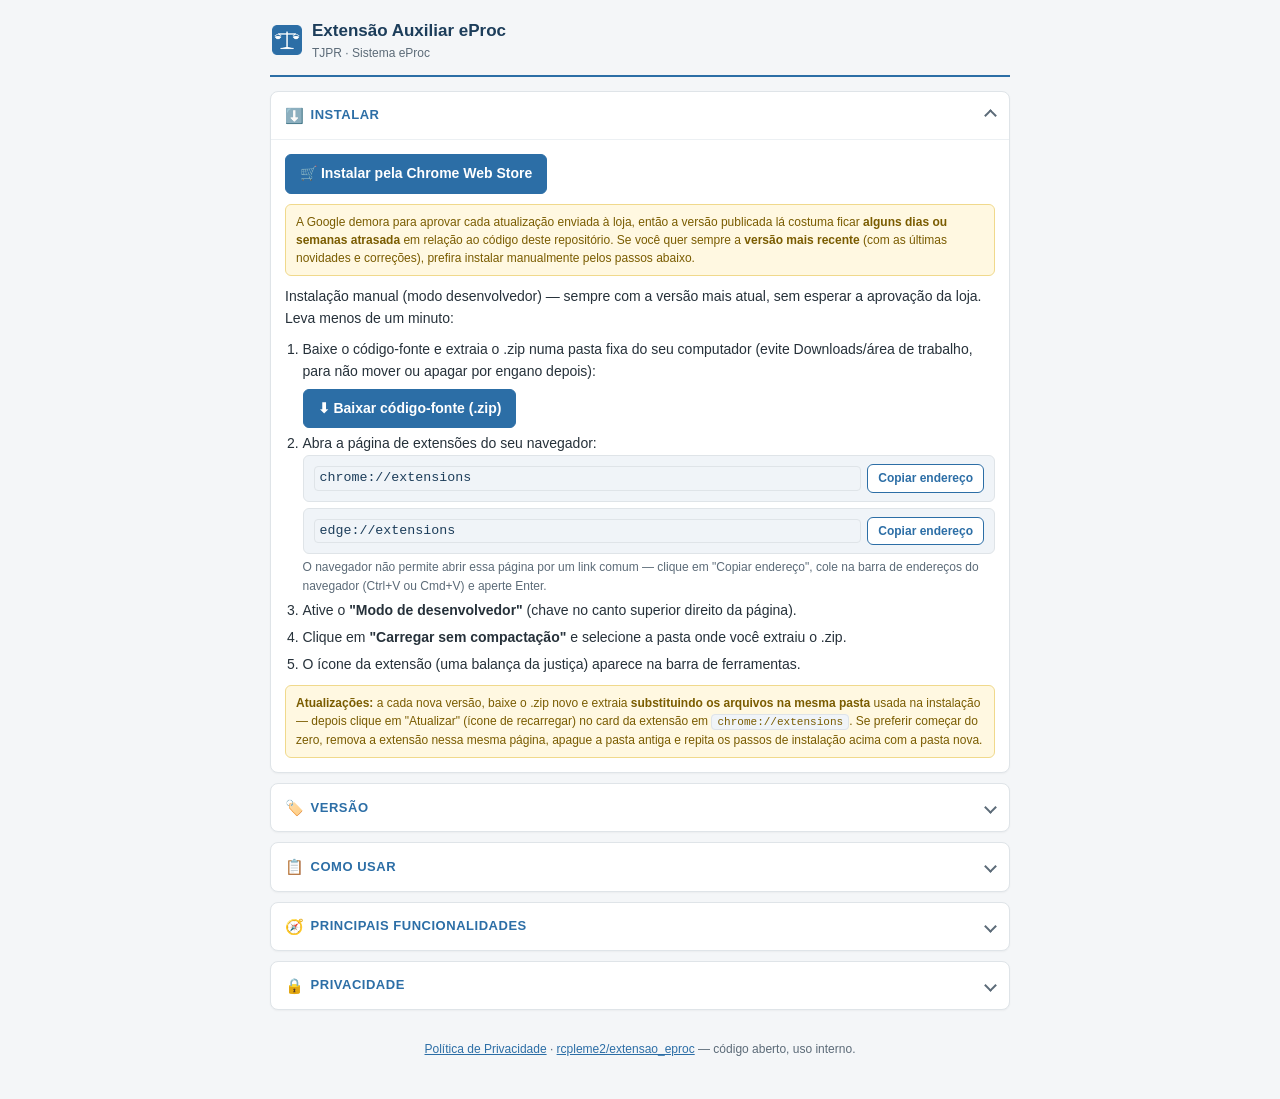
<file: docs/index.html>
<!DOCTYPE html>
<html lang="pt-BR">
<head>
<meta charset="UTF-8" />
<meta name="viewport" content="width=device-width, initial-scale=1.0" />
<title>Extensão Auxiliar eProc</title>
<meta name="description" content="Extensão para Chrome/Edge com análise de processos por IA (Claude/Gemini/ChatGPT), transcrição de audiências, exportação de documentos, relatórios em PDF e automações para o sistema eProc do TJPR." />
<style>
  /* Mesmos tokens de design de popup.css - a página usa deliberadamente
     a mesma paleta/tipografia/componentes do próprio painel da extensão
     (cartões colapsáveis, botões, selos, avisos), em vez de um design
     próprio à parte. */
  :root {
    --cor-primaria: #2c6ea6;
    --cor-primaria-escura: #1c3d5a;
    --cor-primaria-hover: #24597f;
    --cor-texto: #26313a;
    --cor-texto-suave: #5c6b78;
    --cor-fundo: #f4f6f8;
    --cor-cartao: #ffffff;
    --cor-borda: #dfe4e8;
    --cor-borda-suave: #ecf0f3;
    --cor-realce-fundo: #f0f4f8;
    --cor-aviso: #7a5c00;
    --cor-aviso-fundo: #fff8e1;
    --cor-aviso-borda: #f0d98c;
    --cor-ok: #1a7f37;
    --cor-ok-fundo: #eaf6ee;
    --raio: 6px;
    --raio-cartao: 8px;
    --espaco-1: 6px;
    --espaco-2: 10px;
    --espaco-3: 14px;
    --fonte-base: 14px;
    --fonte-pequena: 12px;
  }
  @media (prefers-color-scheme: dark) {
    :root {
      --cor-primaria: #6fa8d8;
      --cor-primaria-escura: #cfe0f0;
      --cor-primaria-hover: #86b6e0;
      --cor-texto: #dde3e8;
      --cor-texto-suave: #98a5b0;
      --cor-fundo: #10161b;
      --cor-cartao: #1a2229;
      --cor-borda: #2c363e;
      --cor-borda-suave: #232b32;
      --cor-realce-fundo: #202a32;
      --cor-aviso-fundo: #2a2410;
      --cor-aviso-borda: #5c4c14;
      --cor-aviso: #e0c05c;
      --cor-ok-fundo: #123321;
      --cor-ok: #4cbf78;
    }
  }
  * { box-sizing: border-box; }
  body {
    margin: 0;
    font-family: -apple-system, "Segoe UI", Roboto, Arial, sans-serif;
    background: var(--cor-fundo);
    color: var(--cor-texto);
    font-size: var(--fonte-base);
    line-height: 1.55;
  }
  main { max-width: 760px; margin: 0 auto; padding: var(--espaco-3) var(--espaco-2) 40px; }

  /* ---- Cabeçalho (igual ao cabecalho-app do painel) ---- */
  .cabecalho-app {
    display: flex;
    align-items: center;
    gap: var(--espaco-2);
    padding: 4px 2px 12px;
    border-bottom: 2px solid var(--cor-primaria);
    margin-bottom: var(--espaco-3);
  }
  .cabecalho-app img { width: 30px; height: 30px; flex: 0 0 auto; }
  .cabecalho-titulos { min-width: 0; }
  .cabecalho-app h1 {
    font-size: 17px;
    font-weight: 700;
    margin: 0;
    color: var(--cor-primaria-escura);
  }
  .cabecalho-sub {
    font-size: var(--fonte-pequena);
    color: var(--cor-texto-suave);
  }

  /* ---- Cartões (mesmo <details>/<summary> do painel) ---- */
  .card {
    background: var(--cor-cartao);
    border: 1px solid var(--cor-borda);
    border-radius: var(--raio-cartao);
    margin-bottom: var(--espaco-2);
    box-shadow: 0 1px 2px rgba(0, 0, 0, 0.04);
    overflow: hidden;
  }
  .card-titulo {
    display: flex;
    align-items: center;
    gap: var(--espaco-1);
    padding: 12px 14px;
    font-size: 13px;
    font-weight: 700;
    text-transform: uppercase;
    letter-spacing: 0.04em;
    color: var(--cor-primaria);
    cursor: pointer;
    user-select: none;
    list-style: none;
  }
  .card-titulo::-webkit-details-marker { display: none; }
  .card-titulo::after {
    content: "";
    margin-left: auto;
    width: 7px;
    height: 7px;
    border-right: 2px solid var(--cor-texto-suave);
    border-bottom: 2px solid var(--cor-texto-suave);
    transform: rotate(45deg);
    transition: transform 0.15s ease;
    flex: 0 0 auto;
  }
  .card[open] > .card-titulo::after { transform: rotate(225deg); }
  .card[open] > .card-titulo { border-bottom: 1px solid var(--cor-borda-suave); }
  .card-titulo:hover { background: var(--cor-realce-fundo); }
  .card-icone { font-size: 15px; }
  .card-corpo { padding: 14px; display: flex; flex-direction: column; gap: var(--espaco-2); }
  .card-corpo p { margin: 0; }
  .card-corpo ol, .card-corpo ul { margin: 0; padding-left: 1.25em; }
  .card-corpo li { margin-bottom: 5px; }
  .card-corpo li:last-child { margin-bottom: 0; }

  .selo {
    flex: 0 0 auto;
    font-size: 10px;
    font-weight: 700;
    letter-spacing: 0.05em;
    color: var(--cor-primaria-escura);
    background: var(--cor-realce-fundo);
    border: 1px solid var(--cor-borda);
    border-radius: 10px;
    padding: 2px 8px;
    margin-left: var(--espaco-1);
  }

  /* ---- Botões (mesmas 2 variações do painel) ---- */
  button { font: inherit; }
  .btn, .btn-secundario {
    padding: 8px 14px;
    border-radius: var(--raio);
    font-size: var(--fonte-base);
    font-weight: 600;
    cursor: pointer;
    transition: background 0.1s ease;
    text-decoration: none;
    display: inline-flex;
    align-items: center;
    gap: 6px;
  }
  .btn {
    border: 1px solid var(--cor-primaria);
    background: var(--cor-primaria);
    color: #fff;
  }
  .btn:hover { background: var(--cor-primaria-hover); border-color: var(--cor-primaria-hover); }
  .btn-secundario {
    border: 1px solid var(--cor-primaria);
    background: var(--cor-cartao);
    color: var(--cor-primaria);
  }
  .btn-secundario:hover { background: var(--cor-realce-fundo); }
  .btn-secundario.copiado { border-color: var(--cor-ok); color: var(--cor-ok); }

  /* ---- Acesso direto ao navegador (em vez de instrução para digitar) ---- */
  .endereco-navegador {
    display: flex;
    align-items: center;
    gap: var(--espaco-1);
    flex-wrap: wrap;
    background: var(--cor-realce-fundo);
    border: 1px solid var(--cor-borda);
    border-radius: var(--raio);
    padding: 8px 10px;
  }
  .endereco-navegador code {
    font-size: 0.95em;
    color: var(--cor-primaria-escura);
    flex: 1 1 auto;
  }
  .endereco-navegador .btn-secundario {
    padding: 4px 10px;
    font-size: var(--fonte-pequena);
    flex: 0 0 auto;
  }

  .aviso {
    padding: 8px 10px;
    background: var(--cor-aviso-fundo);
    border: 1px solid var(--cor-aviso-borda);
    border-radius: var(--raio);
    color: var(--cor-aviso);
    font-size: var(--fonte-pequena);
    line-height: 1.5;
  }
  .aviso strong { color: inherit; }

  /* ---- Versão ---- */
  .linha-versao {
    display: flex;
    align-items: center;
    gap: var(--espaco-2);
    flex-wrap: wrap;
  }
  .versao-numero {
    font-size: 13px;
    font-weight: 700;
    color: var(--cor-primaria-escura);
    background: var(--cor-realce-fundo);
    border: 1px solid var(--cor-borda);
    border-radius: 10px;
    padding: 3px 10px;
  }
  .novidades {
    border-top: 1px solid var(--cor-borda-suave);
    padding-top: var(--espaco-2);
  }
  .novidades h3 {
    display: flex;
    align-items: baseline;
    gap: var(--espaco-1);
    flex-wrap: wrap;
    margin: 0 0 var(--espaco-1);
    font-size: var(--fonte-base);
    font-weight: 700;
    color: var(--cor-texto);
  }
  .versao-numero-pequena {
    font-size: var(--fonte-pequena);
    font-weight: 500;
    color: var(--cor-texto-suave);
  }
  .novidades ul {
    margin: 0;
    padding-left: 1.25em;
  }
  .novidades li {
    margin-bottom: 5px;
    font-size: var(--fonte-pequena);
    color: var(--cor-texto-suave);
  }
  .novidades li:last-child { margin-bottom: 0; }
  .novidades li strong { color: var(--cor-texto); }

  /* ---- Funcionalidades ---- */
  .lista-funcoes { display: flex; flex-direction: column; gap: var(--espaco-2); }
  .funcao {
    border: 1px solid var(--cor-borda);
    border-radius: var(--raio);
    padding: 10px 12px;
  }
  .funcao-cabecalho {
    display: flex;
    align-items: baseline;
    gap: var(--espaco-1);
    margin-bottom: 3px;
  }
  .funcao-cabecalho strong { color: var(--cor-texto); font-size: var(--fonte-base); }
  .funcao p { margin: 0; font-size: var(--fonte-pequena); color: var(--cor-texto-suave); }

  code {
    background: var(--cor-realce-fundo);
    border: 1px solid var(--cor-borda);
    border-radius: 4px;
    padding: 1px 5px;
    font-size: 0.92em;
  }
  a { color: var(--cor-primaria); }

  footer {
    text-align: center;
    font-size: var(--fonte-pequena);
    color: var(--cor-texto-suave);
    padding: 20px 0 0;
  }
</style>
</head>
<body>
<main>

  <header class="cabecalho-app">
    <img src="assets/icon48.png" alt="" />
    <div class="cabecalho-titulos">
      <h1>Extensão Auxiliar eProc</h1>
      <div class="cabecalho-sub">TJPR · Sistema eProc</div>
    </div>
  </header>

  <details class="card" open>
    <summary class="card-titulo">
      <span class="card-icone" aria-hidden="true">⬇️</span>
      <span>Instalar</span>
    </summary>
    <div class="card-corpo">
      <div class="linha-versao">
        <a class="btn" href="https://chromewebstore.google.com/detail/gicnjchohekkcoocondkjplhdmkhciog?utm_source=item-share-cb">🛒 Instalar pela Chrome Web Store</a>
      </div>
      <div class="aviso">
        A Google demora para aprovar cada atualização enviada à loja, então a versão publicada
        lá costuma ficar <strong>alguns dias ou semanas atrasada</strong> em relação ao código
        deste repositório. Se você quer sempre a <strong>versão mais recente</strong> (com as
        últimas novidades e correções), prefira instalar manualmente pelos passos abaixo.
      </div>
      <p>Instalação manual (modo desenvolvedor) — sempre com a versão mais atual, sem esperar a aprovação da loja. Leva menos de um minuto:</p>
      <ol>
        <li>
          Baixe o código-fonte e extraia o .zip numa pasta fixa do seu computador (evite Downloads/área de trabalho, para não mover ou apagar por engano depois):
          <div style="margin-top: 6px;">
            <a class="btn" href="https://github.com/rcpleme2/extensao_eproc/archive/refs/heads/main.zip">⬇ Baixar código-fonte (.zip)</a>
          </div>
        </li>
        <li>Abra a página de extensões do seu navegador:
          <div class="endereco-navegador">
            <code>chrome://extensions</code>
            <button type="button" class="btn-secundario" data-copiar="chrome://extensions">Copiar endereço</button>
          </div>
          <div class="endereco-navegador" style="margin-top: 6px;">
            <code>edge://extensions</code>
            <button type="button" class="btn-secundario" data-copiar="edge://extensions">Copiar endereço</button>
          </div>
          <p style="margin-top: 4px; font-size: var(--fonte-pequena); color: var(--cor-texto-suave);">O navegador não permite abrir essa página por um link comum — clique em "Copiar endereço", cole na barra de endereços do navegador (Ctrl+V ou Cmd+V) e aperte Enter.</p>
        </li>
        <li>Ative o <strong>"Modo de desenvolvedor"</strong> (chave no canto superior direito da página).</li>
        <li>Clique em <strong>"Carregar sem compactação"</strong> e selecione a pasta onde você extraiu o .zip.</li>
        <li>O ícone da extensão (uma balança da justiça) aparece na barra de ferramentas.</li>
      </ol>
      <div class="aviso">
        <strong>Atualizações:</strong> a cada nova versão, baixe o .zip novo e extraia
        <strong>substituindo os arquivos na mesma pasta</strong> usada na instalação — depois
        clique em "Atualizar" (ícone de recarregar) no card da extensão em
        <code>chrome://extensions</code>. Se preferir começar do zero, remova a extensão
        nessa mesma página, apague a pasta antiga e repita os passos de instalação
        acima com a pasta nova.
      </div>
    </div>
  </details>

  <details class="card">
    <summary class="card-titulo">
      <span class="card-icone" aria-hidden="true">🏷️</span>
      <span>Versão</span>
    </summary>
    <div class="card-corpo">
      <div class="linha-versao">
        <span class="versao-numero">v8.5.0</span>
        <a class="btn-secundario" href="https://github.com/rcpleme2/extensao_eproc/archive/refs/heads/main.zip">⬇ Baixar versão atual (.zip)</a>
      </div>
      <p style="font-size: var(--fonte-pequena); color: var(--cor-texto-suave);">
        O número da versão instalada fica em <code>chrome://extensions</code>, no card
        da extensão. Manual de uso completo e código-fonte estão no
        <a href="https://github.com/rcpleme2/extensao_eproc#readme">repositório do GitHub</a>.
      </p>

      <div class="novidades">
        <h3>Novidades da v8.6.0 <span class="versao-numero-pequena">Relatório de Excesso de Prazo + extensão volta a ser exclusiva do TJPR</span></h3>
        <ul>
          <li>Novo relatório no cartão <strong>Corregedoria</strong>: <strong>Processos Conclusos com Excesso de Prazo</strong> — escolha 30, 60, 90 ou 120 dias e a extensão gera um PDF com todos os processos do estado inteiro em CONCLUSÃO (aguarda despacho/sentença) há pelo menos aquele número de dias, com número do processo, situação, dias na situação, juízo e localizador.</li>
          <li>A extensão volta a funcionar exclusivamente no eProc do <strong>TJPR</strong> — o suporte ao TRF4 (adicionado na v8.3.0) foi removido.</li>
        </ul>
      </div>

      <div class="novidades">
        <h3>Novidades da v8.5.0 <span class="versao-numero-pequena">ATP integrada ao Relatório da Unidade + modo "apenas resumos"</span></h3>
        <ul>
          <li>A <strong>Análise de Automações (ATP)</strong> agora entra automaticamente no <strong>Relatório da Unidade</strong>/<strong>Relatório para Correição</strong> junto com o item "Regras de automação" — a lista de conflitos encontrados aparece logo depois dos cartões de cada regra, sem precisar rodar a análise separadamente no cartão próprio.</li>
          <li>Novo modo <strong>"Apenas resumos"</strong> no Relatório da Unidade/Correição: com essa opção marcada, as seções de processos (ativos, suspensos, paralisados, etc.) entram só com os totais já presentes no resumo/capa, sem as tabelas linha a linha — um PDF bem mais curto para unidades com muitos processos.</li>
        </ul>
      </div>

      <div class="novidades">
        <h3>Novidades da v8.4.0 <span class="versao-numero-pequena">Análise de Automações (ATP)</span></h3>
        <ul>
          <li>Novo cartão <strong>🧩 Análise de Automações (ATP)</strong>: compara as regras de "Automatizar Tramitação Processual" da unidade habilitada entre si e detecta <strong>Colisão Total/Parcial</strong>, <strong>Sobreposição/Possível Sobreposição</strong>, <strong>Perda de Objeto/Perda de Objeto Condicional</strong>, <strong>Contradição</strong> e <strong>Quebra de Fluxo</strong> — cada conflito com motivo técnico e sugestão de correção.</li>
          <li>Relatório em <strong>TXT</strong> para download, com resumo por tipo de conflito, detalhamento por par de regras e um mini-guia de referência.</li>
          <li>A extração/comparação é uma adaptação do motor do projeto de código aberto <a href="https://github.com/oadrianocardoso/analise-atp-eproc" target="_blank" rel="noopener">"Análise de ATP eProc"</a> (de Adriano Cardoso), portado para rodar como parte desta extensão.</li>
        </ul>
      </div>

      <div class="novidades">
        <h3>Novidades da v8.3.0 <span class="versao-numero-pequena">Transcrição via ChatGPT + suporte ao TRF4</span></h3>
        <ul>
          <li><strong>Transcrever Depoimentos</strong> ganhou um segundo provedor: além do Gemini (vídeo completo, sem limite prático de tamanho), agora é possível transcrever com <strong>ChatGPT/Whisper</strong> (áudio, até 25&nbsp;MB por arquivo) — identifica os interlocutores com menos precisão que o Gemini, por depender só do contexto do texto, não do áudio.</li>
          <li>A extensão passa a funcionar também no <strong>eProc do TRF4</strong> (<code>*.trf4.jus.br</code>), além do TJPR — inclusive nos relatórios em PDF, cujo cabeçalho institucional agora reflete o tribunal de origem correto.</li>
        </ul>
      </div>

      <div class="novidades">
        <h3>Novidades da v8.2.0 <span class="versao-numero-pequena">ChatGPT (OpenAI) como terceiro provedor de IA</span></h3>
        <ul>
          <li><strong>🧠 ChatGPT (OpenAI)</strong> agora é uma opção de provedor em <strong>"Analisar com IA"</strong>, ao lado de Claude e Gemini — com sua própria chave de API e escolha de modelo (GPT-5 Mini, o padrão mais barato, ou GPT-5).</li>
          <li>A fila em lote e a transcrição de depoimentos continuam exclusivas de Claude e Gemini, respectivamente — nada muda nesses dois fluxos.</li>
        </ul>
      </div>

      <div class="novidades">
        <h3>Novidades da v8.1.0 <span class="versao-numero-pequena">Marcar tudo e correção de conciliador/juiz leigo</span></h3>
        <ul>
          <li>O <strong>Relatório da Unidade</strong> ganhou os atalhos <strong>"Marcar tudo"</strong>/<strong>"Desmarcar tudo"</strong> na lista de itens a incluir no PDF, iguais aos já existentes no cartão Corregedoria.</li>
          <li>Correção no <strong>Relatório de Audiências Novo</strong>: uma audiência de conciliação sem conciliador designado (ou de instrução do Juizado Especial sem juiz leigo designado) não é mais atribuída ao magistrado — aparece como <strong>"Sem conciliador/juiz leigo designado"</strong> no seu próprio resumo.</li>
          <li>As seções de resumo foram renomeadas para <strong>"Audiências designadas por conciliador"</strong> e <strong>"Audiências designadas por juiz leigo"</strong>.</li>
        </ul>
      </div>

      <div class="novidades">
        <h3>Novidades da v8.0.1 <span class="versao-numero-pequena">Agenda Padrão e Audiências</span></h3>
        <ul>
          <li><strong>🗓️ Agenda Padrão de Audiência</strong> (Relatório da Unidade): traz a configuração de capacidade da pauta da unidade — sala, tipo de audiência, dia da semana, horários, duração e quantas audiências estão previstas/agendadas por período, em tabela retrato no mesmo padrão das demais tabelas do relatório.</li>
          <li><strong>📋 Relatório de Audiências Novo</strong> (Relatório da Unidade): consulta as audiências individuais de todos os órgãos, num período de ±3 anos. O resumo sai em <strong>três tabelas separadas</strong> — por Magistrado, por Conciliador e por Juiz Leigo — e a tabela discriminada é dividida por tipo de audiência (Instrução, Conciliação, Instrução do Juizado Especial e Outras), cada uma só com o nome do responsável correspondente.</li>
          <li>Correção geral de formatação: títulos de coluna longos agora quebram em várias linhas em qualquer tabela do relatório, em vez de se sobrepor ou serem cortados.</li>
        </ul>
      </div>

      <div class="novidades">
        <h3>Novidades da v7.0.0 <span class="versao-numero-pequena">Corregedoria</span></h3>
        <ul>
          <li><strong>🗓️ Audiências no Relatório para Correição:</strong> novo item <strong>"Audiências marcadas (Portal de Audiências)"</strong> — entra no mesmo PDF, para a unidade escolhida, com <strong>total por status</strong>, <strong>última audiência por tipo</strong> e a relação discriminada (Data, Processo, Evento/Observação, Status).</li>
          <li>Ao terminar de gerar o relatório, a aba <strong>volta para a página inicial do eproc</strong>.</li>
          <li>No <strong>Relatório da Unidade / Correição</strong>, o PDF foi reorganizado: <strong>todos os resumos e gráficos primeiro</strong>, tabelas discriminadas ao final, e cada resumo com um <strong>link clicável</strong> para a sua tabela.</li>
        </ul>
      </div>

      <div class="novidades">
        <h3>Grandes novidades <span class="versao-numero-pequena">desde a v1.2.0 — chegada da IA</span></h3>
        <ul>
          <li><strong>🤖 Analisar com IA:</strong> gera relatórios/análises dos documentos de um processo usando IA (Anthropic/Claude ou Google/Gemini), com estimativa de custo e <strong>pré-visualização editável</strong> do texto antes de enviar.</li>
          <li><strong>📦 Fila em lote:</strong> enfileira vários processos e envia de uma vez pela Message Batches API da Anthropic — cerca de <strong>50% mais barato</strong>, com resposta em até 24h e resultado separado por processo.</li>
          <li><strong>🗂️ Lote por localizador:</strong> roda um prompt em <strong>todos os processos de um localizador</strong>, filtrando por grupo de documento (petições, inicial, etc.).</li>
          <li><strong>🎙️ Transcrever Depoimentos:</strong> detecta os vídeos de audiência do processo e transcreve por IA, com <strong>timestamps</strong>, identificação de interlocutores e marcação de trechos <code>[inaudível]</code>.</li>
          <li><strong>📝 Prompts:</strong> cadastro de prompts reutilizáveis (criar/editar/excluir) ou prompt avulso digitado na hora.</li>
          <li>As funções de IA usam <strong>as suas próprias chaves de API</strong> e o conteúdo vai direto do navegador ao provedor escolhido — veja a <a href="privacy.html">Política de Privacidade</a>.</li>
        </ul>
      </div>
    </div>
  </details>

  <details class="card">
    <summary class="card-titulo">
      <span class="card-icone" aria-hidden="true">📋</span>
      <span>Como usar</span>
    </summary>
    <div class="card-corpo">
      <ol>
        <li>Faça login no eProc (<code>eproc1g.tjpr.jus.br</code> ou <code>eproc1g.tre.tjpr.jus.br</code>) e abra a página desejada.</li>
        <li>Clique no ícone da extensão para abrir o painel lateral — ou use o botão que ela adiciona ao lado da logo do "Portal jus.br", no cabeçalho do eProc.</li>
        <li>Escolha a ferramenta desejada num dos cartões (todos começam fechados; clique no título para abrir).</li>
      </ol>
      <p style="font-size: var(--fonte-pequena); color: var(--cor-texto-suave);">O painel se adapta ao perfil logado: o cartão <strong>Corregedoria</strong> só aparece para quem está com esse perfil ativo.</p>
    </div>
  </details>

  <details class="card">
    <summary class="card-titulo">
      <span class="card-icone" aria-hidden="true">🧭</span>
      <span>Principais funcionalidades</span>
    </summary>
    <div class="card-corpo">
      <div class="lista-funcoes">

        <div class="funcao">
          <div class="funcao-cabecalho"><strong>🤖 Analisar com IA</strong><span class="selo">IA</span></div>
          <p>Gera relatórios/análises dos documentos de um processo com IA (Anthropic/Claude ou Google/Gemini). Mostra a estimativa de custo e permite <strong>revisar e editar</strong> o texto anonimizado antes de enviar. Inclui uma <strong>fila em lote</strong> (Message Batches da Anthropic) para enviar vários processos de uma vez, cerca de 50% mais barato, com resultado separado por processo.</p>
        </div>

        <div class="funcao">
          <div class="funcao-cabecalho"><strong>🗂️ Lote por localizador (IA)</strong><span class="selo">IA</span></div>
          <p>Roda um prompt pré-cadastrado em <strong>todos os processos de um localizador</strong>, filtrando por grupo de documento (petições, inicial, etc.). Localizadores ordenados por nº de processos.</p>
        </div>

        <div class="funcao">
          <div class="funcao-cabecalho"><strong>🎙️ Transcrever Depoimentos</strong><span class="selo">IA</span></div>
          <p>Detecta os vídeos de audiência do processo e os transcreve por IA (Gemini), com timestamps, identificação de interlocutores e marcação de trechos <code>[inaudível]</code>.</p>
        </div>

        <div class="funcao">
          <div class="funcao-cabecalho"><strong>Exportar Documentos</strong></div>
          <p>Baixa todos os documentos de um processo de uma vez, organizados em pastas por processo. Pode combinar tudo num único PDF ou gerar um Markdown anonimizado com a movimentação e o texto dos documentos.</p>
        </div>

        <div class="funcao">
          <div class="funcao-cabecalho"><strong>Busca específica de localizadores</strong></div>
          <p>Lista os processos de um localizador escolhido e permite abri-los ou exportar os documentos/processos encontrados.</p>
        </div>

        <div class="funcao">
          <div class="funcao-cabecalho"><strong>Relatório da Unidade (PDF)</strong><span class="selo">Gestão da Unidade</span></div>
          <p>Panorama da unidade habilitada na sessão: processos ativos e suspensos, conclusos para decisão/sentença, sem movimentação, paralisados, remessas aos juízes leigos, regras de automação (com a Análise de Automações/ATP) e localizadores. Opcionalmente, separa os dados por competência (subtotais + tabelas próprias) e permite gerar só os resumos, sem a lista detalhada de processos de cada seção — um PDF bem mais curto para unidades com muitos processos.</p>
        </div>

        <div class="funcao">
          <div class="funcao-cabecalho"><strong>Relatório para Correição</strong><span class="selo">Corregedoria</span></div>
          <p>A mesma relação de dados do Relatório da Unidade, para qualquer unidade escolhida num dropdown — inclusive várias de uma vez, gerando um PDF separado por unidade, em sequência. Entre os itens do relatório está também o de <strong>audiências marcadas</strong> (Portal de Audiências): total por status, última audiência por tipo e a relação discriminada.</p>
        </div>

        <div class="funcao">
          <div class="funcao-cabecalho"><strong>Comparação entre unidades</strong><span class="selo">Corregedoria</span></div>
          <p>Compara os dados de resumo (contagens) de duas ou mais unidades escolhidas, lado a lado, num único PDF.</p>
        </div>

        <div class="funcao">
          <div class="funcao-cabecalho"><strong>Regras de Automação (PDF)</strong></div>
          <p>Exporta as regras ativas de "Automatizar Tramitação Processual" como um fluxograma legível, um cartão por regra.</p>
        </div>

        <div class="funcao">
          <div class="funcao-cabecalho"><strong>🧩 Análise de Automações (ATP)</strong><span class="selo">Novo</span></div>
          <p>Compara as regras de "Automatizar Tramitação Processual" entre si e detecta conflitos: colisões (regras duplicadas/redundantes), sobreposições, perda de objeto (uma regra removendo o localizador que outra precisa), contradições internas e quebras de fluxo — cada um com motivo técnico e sugestão de correção, com relatório em TXT para download. Também entra automaticamente no Relatório da Unidade/Relatório para Correição junto com o item "Regras de automação".</p>
        </div>

      </div>
    </div>
  </details>

  <details class="card">
    <summary class="card-titulo">
      <span class="card-icone" aria-hidden="true">🔒</span>
      <span>Privacidade</span>
    </summary>
    <div class="card-corpo">
      <p>A extensão roda <strong>inteiramente no seu navegador</strong>. O desenvolvedor não opera servidores e não recebe nenhum dado seu — não há analytics nem rastreamento.</p>
      <p>Dados só saem do navegador quando você aciona uma função de IA: nesse caso vão <strong>direto ao provedor que você escolher</strong> (Anthropic ou Google), com as <strong>suas próprias chaves de API</strong>.</p>
      <p><a class="btn-secundario" href="privacy.html">📄 Ler a Política de Privacidade completa</a></p>
    </div>
  </details>

  <footer>
    <a href="privacy.html">Política de Privacidade</a> ·
    <a href="https://github.com/rcpleme2/extensao_eproc">rcpleme2/extensao_eproc</a> — código aberto, uso interno.
  </footer>

</main>

<script>
  document.querySelectorAll("[data-copiar]").forEach((botao) => {
    botao.addEventListener("click", async () => {
      const texto = botao.getAttribute("data-copiar");
      try {
        await navigator.clipboard.writeText(texto);
      } catch (e) {
        // Sem permissão/API de clipboard (ex.: contexto não seguro) - o
        // usuário ainda pode selecionar e copiar o texto manualmente do
        // <code> ao lado.
      }
      const rotuloOriginal = botao.textContent;
      botao.textContent = "Copiado!";
      botao.classList.add("copiado");
      setTimeout(() => {
        botao.textContent = rotuloOriginal;
        botao.classList.remove("copiado");
      }, 1500);
    });
  });
</script>

</body>
</html>
</file>
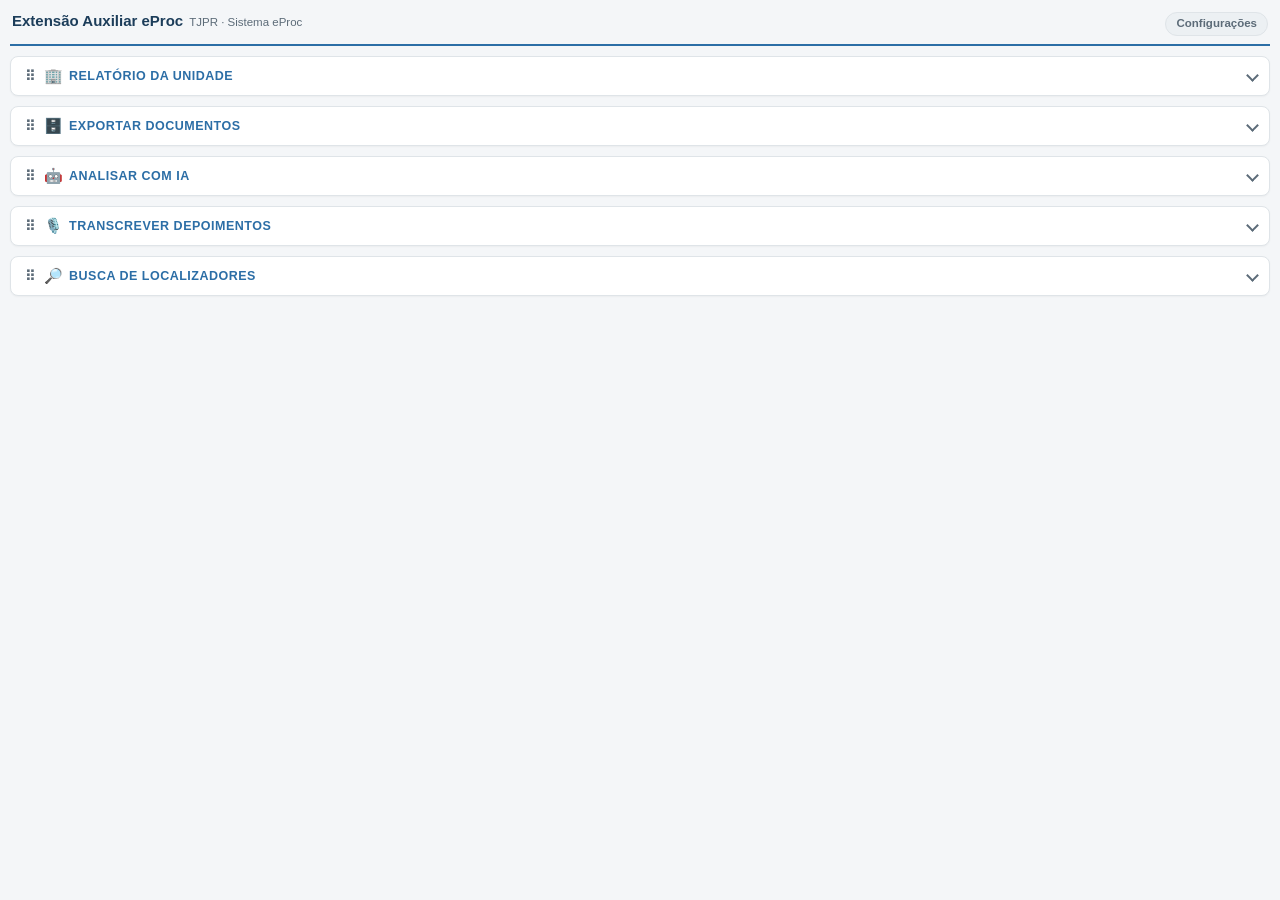
<file: popup.html>
<!DOCTYPE html>
<html lang="pt-br">
<head>
  <meta charset="UTF-8" />
  <title>Extensão Auxiliar eProc</title>
  <link rel="stylesheet" href="popup.css" />
</head>
<body>
  <header class="cabecalho-app">
    <div class="cabecalho-titulos">
      <h1>Extensão Auxiliar eProc</h1>
      <span class="cabecalho-sub">TJPR · Sistema eProc</span>
    </div>
    <button
      id="btn-abrir-configuracoes"
      class="btn-config"
      type="button"
      title="Configurações"
      aria-label="Abrir configurações"
    >Configurações</button>
  </header>

  <div id="lista-cards-perfil">

  <details class="card card--privilegiado" id="card-corregedoria" hidden>
    <summary class="card-titulo">
      <span class="card-alca" draggable="true" title="Arraste para reordenar" aria-hidden="true">⠿</span>
      <span class="card-icone" aria-hidden="true">🏛️</span>
      <span class="card-rotulo">Corregedoria</span>
      <span class="selo">perfil CORREGEDORIA</span>
    </summary>
    <div class="card-corpo">
      <div id="area-corregedoria-info" class="status">
        Relatório para Correição.
      </div>

      <!-- Relatório Geral (todas as unidades) desativado por enquanto -
           precisa de melhorias antes de voltar a ficar visível no painel.
           O botão, a área de progresso e toda a lógica em background.js/
           popup.js continuam no lugar, só comentados/ocultos.
      <div class="botoes">
        <button id="btn-relatorio-panoramico" class="btn">Relatório Geral (todas as unidades)</button>
      </div>

      <div id="area-progresso-panoramico" class="progresso-spinner" hidden>
        <span class="spinner" aria-hidden="true"></span>
        <span id="texto-progresso-panoramico"></span>
      </div>
      -->

      <div class="subsecao-titulo">
        <span class="subsecao-icone" aria-hidden="true">📄</span>
        Relatório para Correição
      </div>

      <div class="botoes">
        <button id="btn-relatorio-gerencial-unidade" class="btn-secundario">Carregar unidades (Relatório para Correição)</button>
      </div>

      <div id="area-progresso-unidades" class="progresso-spinner" hidden>
        <span class="spinner" aria-hidden="true"></span>
        <span id="texto-progresso-unidades"></span>
      </div>

      <div class="opcoes" id="area-select-comarca" hidden>
        <select id="select-comarca-relatorio">
          <option value="" selected disabled>Selecione uma comarca...</option>
        </select>
      </div>

      <div class="opcoes" id="area-select-unidade" hidden>
        <select id="select-unidade-relatorio" multiple size="6">
          <option value="" disabled>Selecione um juízo/vara...</option>
        </select>
        <span class="legenda-opcoes">Segure Ctrl (Cmd no Mac) e clique para escolher mais de uma unidade - um PDF será gerado por unidade, em sequência.</span>
      </div>

      <div id="area-unidade-selecionada" class="status" hidden></div>

      <div class="opcoes" id="area-personalizar-relatorio" hidden>
        <span class="legenda-opcoes">Itens a incluir no PDF:</span>
        <div class="linha-acoes-opcoes">
          <button type="button" id="btn-marcar-tudo-relatorio" class="btn-ghost">Marcar tudo</button>
          <button type="button" id="btn-desmarcar-tudo-relatorio" class="btn-ghost">Desmarcar tudo</button>
        </div>
        <label class="opcao">
          <input type="checkbox" id="chk-rel-processos-ativos" checked />
          Relação de processos ativos
        </label>
        <label class="opcao">
          <input type="checkbox" id="chk-rel-suspensos" checked />
          Suspensos/sobrestados
        </label>
        <label class="opcao">
          <input type="checkbox" id="chk-rel-conclusos-decisao" checked />
          Conclusos para decisão
        </label>
        <label class="opcao">
          <input type="checkbox" id="chk-rel-conclusos-sentenca" checked />
          Conclusos para sentença
        </label>
        <label class="opcao">
          <input type="checkbox" id="chk-rel-sem-movimentacao" checked />
          Processos sem movimentação
        </label>
        <label class="opcao">
          <input type="checkbox" id="chk-rel-paralisados" checked />
          Processos paralisados (31+ dias)
        </label>
        <label class="opcao">
          <input type="checkbox" id="chk-rel-remessas-juizes-leigos" checked />
          Remessas aos juízes leigos
        </label>
        <label class="opcao">
          <input type="checkbox" id="chk-rel-audiencias" checked />
          Audiências marcadas (Portal de Audiências)
        </label>
        <label class="opcao">
          <input type="checkbox" id="chk-rel-regras-automacao" checked />
          Regras de automação
        </label>
        <label class="opcao">
          <input type="checkbox" id="chk-rel-analise-atp" checked />
          Análise de Automações (ATP): conflitos entre as regras
        </label>
        <label class="opcao">
          <input type="checkbox" id="chk-rel-localizadores" checked />
          Localizadores
        </label>
      </div>

      <div class="opcoes" id="area-modo-conteudo-relatorio">
        <label class="opcao">
          <input type="checkbox" id="chk-rel-apenas-resumo" />
          Apenas resumos (sem a lista detalhada de processos de cada seção)
        </label>
        <span class="legenda-opcoes">Com essa opção marcada, as seções de processos (ativos, suspensos, paralisados etc.) entram só com os totais já presentes no resumo/capa, sem as tabelas linha a linha - útil para um PDF bem mais curto em unidades com muitos processos.</span>
      </div>

      <div class="botoes" id="area-btn-exportar-gerencial" hidden>
        <button id="btn-exportar-relatorio-gerencial" class="btn">Exportar Relatório para Correição (PDF)</button>
      </div>

      <div id="area-progresso-relatorio-gerencial" class="progresso-spinner" hidden>
        <span class="spinner" aria-hidden="true"></span>
        <span id="texto-progresso-relatorio-gerencial"></span>
      </div>

      <div class="botoes" id="area-btn-comparar-unidades" hidden>
        <button id="btn-comparar-unidades" class="btn-secundario">Comparar dados de resumo das unidades (PDF)</button>
      </div>

      <div id="area-progresso-comparacao-unidades" class="progresso-spinner" hidden>
        <span class="spinner" aria-hidden="true"></span>
        <span id="texto-progresso-comparacao-unidades"></span>
      </div>

      <hr class="separador-subsecao" />

      <div class="subsecao-titulo">
        <span class="subsecao-icone" aria-hidden="true">⏱️</span>
        Processos Conclusos com Excesso de Prazo
      </div>

      <div class="opcoes" id="area-excesso-prazo">
        <span class="legenda-opcoes">Relatório autônomo (não depende de nenhuma unidade escolhida acima): considera a situação CONCLUSÃO (aguarda despacho/sentença) de todo o estado, em todas as unidades, há mais de:</span>
        <div class="linha-acoes-opcoes">
          <label class="opcao">
            <input type="radio" name="radio-dias-excesso-prazo" id="radio-excesso-prazo-30" value="30" />
            30 dias
          </label>
          <label class="opcao">
            <input type="radio" name="radio-dias-excesso-prazo" id="radio-excesso-prazo-60" value="60" />
            60 dias
          </label>
          <label class="opcao">
            <input type="radio" name="radio-dias-excesso-prazo" id="radio-excesso-prazo-90" value="90" />
            90 dias
          </label>
          <label class="opcao">
            <input type="radio" name="radio-dias-excesso-prazo" id="radio-excesso-prazo-120" value="120" />
            120 dias
          </label>
        </div>
        <button id="btn-exportar-excesso-prazo" class="btn-secundario" type="button">Exportar Relatório de Excesso de Prazo (PDF)</button>
      </div>

      <div id="area-progresso-excesso-prazo" class="progresso-spinner" hidden>
        <span class="spinner" aria-hidden="true"></span>
        <span id="texto-progresso-excesso-prazo"></span>
      </div>

      <div id="area-erros-corregedoria" class="erros" hidden></div>
    </div>
  </details>


  <details class="card" id="card-gestao-unidade-alt">
    <summary class="card-titulo">
      <span class="card-alca" draggable="true" title="Arraste para reordenar" aria-hidden="true">⠿</span>
      <span class="card-icone" aria-hidden="true">🏢</span>
      <span class="card-rotulo">Relatório da Unidade</span>
    </summary>
    <div class="card-corpo">
      <div id="area-relatorio-unidade-alt-info" class="status">
        Gera o Relatório da Unidade usando a unidade já habilitada nesta
        sessão - não é preciso escolher uma unidade.
      </div>

      <div class="opcoes" id="area-modo-relatorio-alt">
        <span class="legenda-opcoes">Como consolidar os dados:</span>
        <label class="opcao">
          <input type="radio" name="modo-relatorio-unidade-alt" id="radio-unidade-integral-alt" checked />
          Unidade integral
        </label>
        <label class="opcao">
          <input type="radio" name="modo-relatorio-unidade-alt" id="radio-separacao-competencia-alt" />
          Separação por competência
        </label>
        <span class="legenda-opcoes">Com "Separação por competência", cada seção do relatório ganha subseções e subtotais por competência - a consulta demora bem mais (uma rodada extra de consultas por competência).</span>
      </div>

      <div class="opcoes" id="area-personalizar-relatorio-alt">
        <span class="legenda-opcoes">Itens a incluir no PDF:</span>
        <div class="linha-acoes-opcoes">
          <button type="button" id="btn-marcar-tudo-relatorio-alt" class="btn-ghost">Marcar tudo</button>
          <button type="button" id="btn-desmarcar-tudo-relatorio-alt" class="btn-ghost">Desmarcar tudo</button>
        </div>
        <label class="opcao">
          <input type="checkbox" id="chk-relalt-processos-ativos" checked />
          Relação de processos ativos
        </label>
        <label class="opcao">
          <input type="checkbox" id="chk-relalt-suspensos" checked />
          Suspensos/sobrestados
        </label>
        <label class="opcao">
          <input type="checkbox" id="chk-relalt-conclusos-decisao" checked />
          Conclusos para decisão
        </label>
        <label class="opcao">
          <input type="checkbox" id="chk-relalt-conclusos-sentenca" checked />
          Conclusos para sentença
        </label>
        <label class="opcao">
          <input type="checkbox" id="chk-relalt-sem-movimentacao" checked />
          Processos sem movimentação
        </label>
        <label class="opcao">
          <input type="checkbox" id="chk-relalt-mandados" checked />
          Mandados em aberto
        </label>
        <label class="opcao">
          <input type="checkbox" id="chk-relalt-paralisados" checked />
          Processos paralisados (31+ dias)
        </label>
        <label class="opcao">
          <input type="checkbox" id="chk-relalt-remessas-juizes-leigos" checked />
          Remessas aos juízes leigos
        </label>
        <label class="opcao">
          <input type="checkbox" id="chk-relalt-agenda-padrao-audiencias" checked />
          Agenda Padrão de Audiência (capacidade da pauta)
        </label>
        <label class="opcao">
          <input type="checkbox" id="chk-relalt-audiencias-detalhado" checked />
          Audiências (Relatório de Audiências Novo — ±3 anos)
        </label>
        <label class="opcao">
          <input type="checkbox" id="chk-relalt-regras-automacao" checked />
          Regras de automação
        </label>
        <label class="opcao">
          <input type="checkbox" id="chk-relalt-analise-atp" checked />
          Análise de Automações (ATP): conflitos entre as regras
        </label>
        <label class="opcao">
          <input type="checkbox" id="chk-relalt-localizadores" checked />
          Localizadores
        </label>
      </div>

      <div class="opcoes" id="area-modo-conteudo-relatorio-alt">
        <label class="opcao">
          <input type="checkbox" id="chk-relalt-apenas-resumo" />
          Apenas resumos (sem a lista detalhada de processos de cada seção)
        </label>
        <span class="legenda-opcoes">Com essa opção marcada, as seções de processos (ativos, suspensos, paralisados etc.) entram só com os totais já presentes no resumo/capa, sem as tabelas linha a linha - útil para um PDF bem mais curto em unidades com muitos processos.</span>
      </div>

      <div class="botoes">
        <button id="btn-exportar-relatorio-unidade-alt" class="btn">Exportar Relatório da Unidade (PDF)</button>
      </div>

      <div id="area-progresso-relatorio-unidade-alt" class="progresso-spinner" hidden>
        <span class="spinner" aria-hidden="true"></span>
        <span id="texto-progresso-relatorio-unidade-alt"></span>
      </div>

      <div id="area-erros-unidade-alt" class="erros" hidden></div>
    </div>
  </details>

  <details class="card" id="card-documentos">
    <summary class="card-titulo">
      <span class="card-alca" draggable="true" title="Arraste para reordenar" aria-hidden="true">⠿</span>
      <span class="card-icone" aria-hidden="true">🗄️</span>
      <span class="card-rotulo">Exportar Documentos</span>
    </summary>
    <div class="card-corpo">
        <div id="area-status" class="status">
          Abra um processo no eproc e clique em "Detectar documentos".
        </div>

        <div class="botoes">
          <button id="btn-detectar" class="btn">Detectar documentos</button>
        </div>

        <div id="area-processo" class="processo" hidden>
          Processo: <strong id="numero-processo"></strong>
          (<span id="total-documentos"></span> documento(s))
        </div>

        <div id="area-opcoes" class="opcoes" hidden>
          <label class="opcao">
            <input type="radio" name="modo-exportacao" id="radio-individuais" checked />
            Arquivos individuais
          </label>
          <label class="opcao">
            <input type="radio" name="modo-exportacao" id="radio-pdf-unico" />
            PDF único combinado
          </label>
          <label class="opcao">
            <input type="radio" name="modo-exportacao" id="radio-md-unico" />
            MD único (texto e anonimizado)
          </label>
          <div id="aviso-md-unico" class="aviso" hidden>
            Extrai o texto dos documentos (sem OCR), inclui a movimentação e
            remove CPF/CNPJ, telefone, e-mail e endereços, abreviando nomes.
            <strong>Anonimização de melhor esforço — revise antes de
            compartilhar.</strong>
          </div>
          <label class="opcao" id="area-incluir-movimentacao" hidden>
            <input type="checkbox" id="chk-incluir-movimentacao" checked />
            Incluir a movimentação (linha do tempo)
          </label>
          <button id="btn-baixar" class="btn" disabled>Baixar</button>
        </div>

        <div id="area-progresso" class="progresso" hidden>
          <progress id="barra-progresso" value="0" max="100"></progress>
          <span id="texto-progresso"></span>
        </div>

        <div id="area-marcar-documentos" class="botoes botoes-marcar-documentos" hidden>
          <span class="dica-selecao-documentos">
            Desmarque abaixo (ou direto na página do processo) os documentos
            que não quer exportar.
          </span>
          <button type="button" id="btn-marcar-tudo-documentos" class="btn-ghost">Marcar tudo</button>
          <button type="button" id="btn-desmarcar-tudo-documentos" class="btn-ghost">Desmarcar tudo</button>
        </div>

        <ul id="lista-documentos" class="lista-documentos" hidden></ul>

        <div id="area-erros" class="erros" hidden></div>
    </div>
  </details>

  <details class="card" id="card-analise-ia">
    <summary class="card-titulo">
      <span class="card-alca" draggable="true" title="Arraste para reordenar" aria-hidden="true">⠿</span>
      <span class="card-icone" aria-hidden="true">🤖</span>
      <span class="card-rotulo">Analisar com IA</span>
    </summary>
    <div class="card-corpo">

        <div id="area-setup-ia" class="status"></div>
        <div class="botoes" id="area-setup-ia-botao" hidden>
          <button type="button" id="btn-config-ia-atalho" class="btn-secundario">Configurar chave de API</button>
        </div>

        <p class="passo-legenda"><span class="passo-num">1</span> Detectar documentos</p>

        <div id="area-status-ia" class="status">
          Abra um processo no eproc e clique em "Detectar documentos".
        </div>

        <div class="botoes">
          <button id="btn-detectar-ia" class="btn">Detectar documentos</button>
        </div>

        <div id="area-processo-ia" class="processo" hidden>
          Processo: <strong id="numero-processo-ia"></strong>
          (<span id="total-documentos-ia"></span> documento(s))
        </div>

        <div id="area-marcar-documentos-ia" class="botoes botoes-marcar-documentos" hidden>
          <span class="dica-selecao-documentos">
            Desmarque abaixo (ou direto na página do processo) os documentos
            que não quer incluir na análise.
          </span>
          <button type="button" id="btn-marcar-tudo-documentos-ia" class="btn-ghost">Marcar tudo</button>
          <button type="button" id="btn-desmarcar-tudo-documentos-ia" class="btn-ghost">Desmarcar tudo</button>
        </div>

        <ul id="lista-documentos-ia" class="lista-documentos" hidden></ul>

        <label class="opcao" id="area-incluir-movimentacao-ia" hidden>
          <input type="checkbox" id="chk-incluir-movimentacao-ia" checked />
          Incluir a movimentação (linha do tempo)
        </label>

        <div id="area-analise-ia" hidden>
          <p class="passo-legenda"><span class="passo-num">2</span> Escolher o prompt</p>
          <div class="opcoes">
            <p class="legenda-opcoes">Tipo de prompt</p>
            <label class="opcao">
              <input type="radio" name="modo-prompt-ia" id="radio-prompt-salvo" checked />
              Usar prompt salvo
            </label>
            <label class="opcao">
              <input type="radio" name="modo-prompt-ia" id="radio-prompt-avulso" />
              Digitar agora (rápido, para algo pequeno e pontual)
            </label>

            <label class="campo-config-ia" id="area-select-prompt-ia">
              <select id="select-prompt-ia"></select>
            </label>

            <div id="area-prompt-avulso" hidden>
              <label class="campo-config-ia">
                Texto do prompt (apensado ao final do conteúdo do processo)
                <textarea id="input-prompt-avulso-texto" class="campo-resultado-ia" rows="6"></textarea>
              </label>
              <label class="opcao">
                <input type="checkbox" id="chk-salvar-prompt-avulso" />
                Salvar este prompt para reutilizar depois
              </label>
              <label class="campo-config-ia" id="area-titulo-prompt-avulso" hidden>
                Título para salvar
                <input type="text" id="input-titulo-prompt-avulso" placeholder='Ex.: "Resumo rápido"' />
              </label>
            </div>

            <label class="opcao">
              <input type="checkbox" id="chk-anonimizar-ia" checked />
              Anonimizar antes de enviar (remove CPF/CNPJ, telefone, e-mail, endereços, abrevia nomes)
            </label>

            <p class="passo-legenda"><span class="passo-num">3</span> Analisar</p>
            <div class="linha-formatos">
              <button id="btn-analisar-ia" class="btn">Analisar agora</button>
              <button id="btn-adicionar-fila-ia" class="btn-secundario">Adicionar à fila em lote</button>
            </div>
            <p class="legenda-opcoes">
              <strong>Analisar agora</strong> → resposta na hora, usando o provedor configurado acima
              (Anthropic (Claude) ou Gemini).<br />
              <strong>Adicionar à fila em lote</strong> → só Anthropic (Claude), ~50% mais barato,
              resposta em até 24h (revise e envie a fila no bloco "Processamento em lote" abaixo).
            </p>
          </div>

          <div id="area-progresso-ia" class="progresso-spinner" hidden>
            <span class="spinner" aria-hidden="true"></span>
            <span id="texto-progresso-ia"></span>
          </div>

          <div id="area-estimativa-ia" class="aviso" hidden>
            <p id="texto-estimativa-ia"></p>
            <label class="campo-config-ia" for="texto-preview-ia">
              Texto que será enviado (documentos + movimentação, já anonimizado se marcado acima) —
              revise e edite se precisar antes de confirmar
            </label>
            <textarea id="texto-preview-ia" class="campo-resultado-ia" rows="12"></textarea>
            <div class="botoes">
              <button type="button" id="btn-abrir-preview-janela-ia" class="btn-ghost">
                Abrir em janela maior para editar
              </button>
            </div>
            <div class="modal-botoes">
              <button id="btn-confirmar-analise-ia" class="btn">Confirmar e enviar</button>
              <button id="btn-cancelar-analise-ia" class="btn-secundario">Cancelar</button>
            </div>
          </div>

          <div id="area-erros-ia" class="erros" hidden></div>

          <div id="area-resultado-ia" hidden>
            <label class="legenda-opcoes" for="texto-resultado-ia">Resposta da IA</label>
            <textarea id="texto-resultado-ia" class="campo-resultado-ia" readonly rows="10"></textarea>
            <div class="botoes">
              <button id="btn-copiar-resultado-ia" class="btn-secundario">Copiar</button>
            </div>
          </div>
        </div>

        <hr class="separador-subsecao" />

        <details class="subsecao subsecao--colapsavel" id="bloco-lote-ia">
          <summary class="subsecao-titulo">
            <span class="subsecao-icone" aria-hidden="true">📦</span>
            Processamento em lote (mais barato · resposta em até 24h)
          </summary>

        <p class="legenda-opcoes">
          Fila em lote — só Anthropic (Claude), ~50% mais barato, resposta em até 24h.
        </p>
        <label class="campo-config-ia">
          Nome da fila (opcional, só para sua organização — não é enviado à Anthropic)
          <input type="text" id="input-nome-fila-lote-ia" placeholder='Ex.: "Audiências de família - julho"' />
        </label>
        <div id="area-erros-fila-lote-ia" class="erros" hidden></div>
        <ul id="lista-fila-lote-ia" class="lista-ia-simples" hidden></ul>
        <div id="area-fila-lote-vazia" class="status">Nenhum item na fila ainda.</div>
        <div id="area-total-fila-lote-ia" class="status" hidden></div>
        <div class="botoes">
          <button id="btn-enviar-lote-ia" class="btn" disabled>Enviar lote</button>
        </div>

        <hr class="separador-subsecao" />

        <p class="legenda-opcoes">Lotes enviados</p>
        <div id="area-lotes-enviados-vazio" class="status">Nenhum lote enviado ainda.</div>
        <ul id="lista-lotes-enviados-ia" class="lista-ia-simples" hidden></ul>

        <hr class="separador-subsecao" />

        <p class="legenda-opcoes">
          🗂️ Lote por localizador (adiciona à fila acima todos os processos de um localizador)
        </p>
        <div id="area-status-lote-localizador-ia" class="status">
          Carregue os localizadores e escolha um para varrer todos os seus processos.
        </div>

        <div class="botoes">
          <button id="btn-carregar-localizadores-lote-ia" class="btn-secundario">Carregar localizadores</button>
        </div>

        <div id="area-progresso-carregar-lote-localizador-ia" class="progresso-spinner" hidden>
          <span class="spinner" aria-hidden="true"></span>
          <span id="texto-progresso-carregar-lote-localizador-ia"></span>
        </div>

        <div class="opcoes" id="area-select-lote-localizador-ia" hidden>
          <select id="select-lote-localizador-ia">
            <option value="" selected disabled>Selecione um localizador...</option>
          </select>
          <button id="btn-varrer-lote-localizador-ia" class="btn-secundario">Varrer documentos deste localizador</button>
        </div>

        <div id="area-confirmar-varredura-lote-localizador-ia" class="aviso" hidden>
          <p id="texto-confirmar-varredura-lote-localizador-ia"></p>
          <div class="modal-botoes">
            <button id="btn-confirmar-varredura-lote-localizador-ia" class="btn">Confirmar</button>
            <button id="btn-cancelar-varredura-lote-localizador-ia" class="btn-secundario">Cancelar</button>
          </div>
        </div>

        <div id="area-progresso-lote-localizador-ia" class="progresso-spinner" hidden>
          <span class="spinner" aria-hidden="true"></span>
          <span id="texto-progresso-lote-localizador-ia"></span>
        </div>

        <div id="area-grupos-lote-localizador-ia" class="opcoes" hidden>
          <p class="legenda-opcoes">Grupos de documentos encontrados (escolha quais entram na análise)</p>
          <div id="lista-grupos-lote-localizador-ia"></div>
          <div class="botoes">
            <button type="button" id="btn-marcar-tudo-grupos-lote-ia" class="btn-ghost">Marcar tudo</button>
            <button type="button" id="btn-desmarcar-tudo-grupos-lote-ia" class="btn-ghost">Desmarcar tudo</button>
          </div>

          <label class="campo-config-ia">
            Prompt a aplicar em todos os processos
            <select id="select-prompt-lote-localizador-ia"></select>
          </label>
          <label class="opcao">
            <input type="checkbox" id="chk-anonimizar-lote-localizador-ia" checked />
            Anonimizar antes de enviar (remove CPF/CNPJ, telefone, e-mail, endereços, abrevia nomes)
          </label>
          <button id="btn-adicionar-lote-localizador-ia" class="btn">
            Adicionar processos filtrados à fila em lote
          </button>
          <p class="legenda-opcoes">
            A fila em lote usa sempre a Anthropic (Claude) (50% mais barato, até 24h para resposta).
            Depois de adicionados, revise a fila acima e clique em "Enviar lote" quando quiser.
          </p>
        </div>

        <div id="area-erros-lote-localizador-ia" class="erros" hidden></div>
        </details>
    </div>
  </details>

  <details class="card" id="card-transcricao-ia">
    <summary class="card-titulo">
      <span class="card-alca" draggable="true" title="Arraste para reordenar" aria-hidden="true">⠿</span>
      <span class="card-icone" aria-hidden="true">🎙️</span>
      <span class="card-rotulo">Transcrever Depoimentos</span>
    </summary>
    <div class="card-corpo">

        <div id="area-setup-transcricao-ia" class="status"></div>
        <div class="botoes" id="area-setup-transcricao-ia-botao" hidden>
          <button type="button" id="btn-config-transcricao-ia-atalho" class="btn-secundario">Configurar chave de API</button>
        </div>

        <div id="area-status-transcricao-ia" class="status">
          Abra um processo no eproc e clique em "Detectar vídeos".
        </div>

        <p class="legenda-opcoes">
          Identifica os documentos de vídeo (nome começando com "VIDEO", ex. VIDEO1) e envia o(s)
          escolhido(s) à API do Gemini para transcrição.
        </p>

        <div class="botoes">
          <button id="btn-detectar-transcricao-ia" class="btn">Detectar vídeos</button>
        </div>

        <div id="area-lista-videos-transcricao-ia" class="opcoes" hidden>
          <div id="lista-videos-transcricao-ia"></div>
          <div class="botoes">
            <button type="button" id="btn-marcar-tudo-videos-ia" class="btn-ghost">Marcar tudo</button>
            <button type="button" id="btn-desmarcar-tudo-videos-ia" class="btn-ghost">Desmarcar tudo</button>
          </div>
        </div>

        <div id="area-sem-videos-transcricao-ia" class="status" hidden>
          Nenhum documento de vídeo (nome começando com "VIDEO") foi encontrado neste processo.
        </div>

        <div class="aviso">
          O áudio da gravação é enviado ao Google sem anonimização (diferente do texto de
          documentos, que pode ser anonimizado antes do envio) — não há como redigir falas de um
          áudio automaticamente. Gravações muito longas (várias horas) podem custar mais e demorar
          mais para transcrever.
        </div>

        <div class="botoes">
          <button id="btn-transcrever-ia" class="btn" disabled>Transcrever selecionado(s)</button>
        </div>

        <div id="area-progresso-transcricao-ia" class="progresso-spinner" hidden>
          <span class="spinner" aria-hidden="true"></span>
          <span id="texto-progresso-transcricao-ia"></span>
        </div>

        <div id="area-erros-transcricao-ia" class="erros" hidden></div>

        <div id="area-resultado-transcricao-ia" hidden>
          <label class="legenda-opcoes" for="texto-resultado-transcricao-ia">Transcrição</label>
          <textarea id="texto-resultado-transcricao-ia" class="campo-resultado-ia" readonly rows="14"></textarea>
          <div class="botoes">
            <button id="btn-copiar-resultado-transcricao-ia" class="btn-secundario">Copiar</button>
          </div>
        </div>
    </div>
  </details>

  <details class="card" id="card-localizadores">
    <summary class="card-titulo">
      <span class="card-alca" draggable="true" title="Arraste para reordenar" aria-hidden="true">⠿</span>
      <span class="card-icone" aria-hidden="true">🔎</span>
      <span class="card-rotulo">Busca de localizadores</span>
    </summary>
    <div class="card-corpo">
        <div id="area-nav-localizadores-info" class="status">
          Escolha um localizador para abrir ou exportar seus processos.
        </div>

        <div class="botoes">
          <button id="btn-carregar-localizadores" class="btn">Carregar localizadores</button>
        </div>

        <div id="area-progresso-nav-localizadores" class="progresso-spinner" hidden>
          <span class="spinner" aria-hidden="true"></span>
          <span id="texto-progresso-nav-localizadores"></span>
        </div>

        <div class="opcoes" id="area-select-localizador" hidden>
          <select id="select-localizador-processos">
            <option value="" selected disabled>Selecione um localizador...</option>
          </select>
        </div>

        <div class="opcoes" id="area-acoes-localizador" hidden>
          <button id="btn-ir-para-processos-localizador" class="btn-secundario">Ir para o relatório</button>
          <div class="linha-formatos">
            <label class="opcao">
              <input type="checkbox" id="chk-processos-localizador-pdf" checked />
              PDF
            </label>
            <label class="opcao">
              <input type="checkbox" id="chk-processos-localizador-excel" />
              Excel
            </label>
          </div>
          <button id="btn-exportar-processos-localizador" class="btn">Exportar relação de processos deste localizador</button>
          <button id="btn-exportar-documentos-localizador" class="btn-secundario">Exportar na íntegra todos os processos nesse localizador</button>
        </div>

        <div id="area-progresso-processos-localizador" class="progresso-spinner" hidden>
          <span class="spinner" aria-hidden="true"></span>
          <span id="texto-progresso-processos-localizador"></span>
        </div>

        <div id="area-progresso-documentos-localizador" class="progresso-spinner" hidden>
          <span class="spinner" aria-hidden="true"></span>
          <span id="texto-progresso-documentos-localizador"></span>
        </div>

        <div id="area-erros-nav-localizadores" class="erros" hidden></div>
    </div>
  </details>

  </div>

  <div id="modal-configuracoes" class="modal-overlay" hidden>
    <div class="modal-caixa">
      <p class="modal-texto">Configurações</p>
      <div class="opcoes">
        <label class="opcao">
          <input type="checkbox" id="chk-config-substituir-sigla" />
          Substituir a sigla do usuário pelo nome e cargo na movimentação
        </label>
        <label class="opcao">
          <input type="checkbox" id="chk-config-separar-orgao-juizo" />
          Separar Comarca/Juízo no campo "Órgão/Juízo" do Relatório Geral e no "ÓRGÃO" de Automatizar Tramitação Processual (Corregedoria)
        </label>
        <label class="opcao">
          <input type="checkbox" id="chk-config-anexar-magistrado-conclusos" />
          Acrescentar o Magistrado aos eventos "Conclusos *" na tela do processo
        </label>
      </div>
      <div class="opcoes">
        <p class="legenda-opcoes">Análise com IA</p>
        <label class="opcao">
          <input type="radio" name="config-provedor-ia" id="radio-config-provedor-claude" value="claude" />
          Usar Claude (Anthropic)
        </label>
        <label class="opcao">
          <input type="radio" name="config-provedor-ia" id="radio-config-provedor-gemini" value="gemini" />
          Usar Gemini (Google)
        </label>
        <label class="opcao">
          <input type="radio" name="config-provedor-ia" id="radio-config-provedor-openai" value="openai" />
          Usar ChatGPT (OpenAI)
        </label>
        <label class="campo-config-ia">
          Chave de API da Anthropic (Claude)
          <input type="password" id="config-chave-claude" placeholder="sk-ant-..." autocomplete="off" />
        </label>
        <label class="campo-config-ia">
          Modelo da Anthropic (Claude)
          <select id="select-config-modelo-claude"></select>
        </label>
        <label class="campo-config-ia">
          Chave de API do Gemini
          <input type="password" id="config-chave-gemini" placeholder="AIza..." autocomplete="off" />
        </label>
        <label class="campo-config-ia">
          Modelo do Gemini
          <select id="select-config-modelo-gemini"></select>
        </label>
        <label class="campo-config-ia">
          Chave de API da OpenAI (ChatGPT)
          <input type="password" id="config-chave-openai" placeholder="sk-..." autocomplete="off" />
        </label>
        <label class="campo-config-ia">
          Modelo da OpenAI (ChatGPT)
          <select id="select-config-modelo-openai"></select>
        </label>
        <button type="button" id="btn-abrir-gerenciar-prompts" class="btn-secundario">Gerenciar prompts de análise</button>
      </div>
      <div class="opcoes">
        <p class="legenda-opcoes">Transcrever Depoimentos</p>
        <label class="opcao">
          <input type="radio" name="config-provedor-transcricao-ia" id="radio-config-transcricao-gemini" value="gemini" />
          Usar Gemini (vídeo completo, sem limite prático de tamanho)
        </label>
        <label class="opcao">
          <input type="radio" name="config-provedor-transcricao-ia" id="radio-config-transcricao-openai" value="openai" />
          Usar ChatGPT/Whisper (só áudio, até 25 MB por arquivo)
        </label>
        <span class="legenda-opcoes">
          O Gemini processa o vídeo inteiro numa única chamada e identifica quem fala pelo próprio áudio.
          A OpenAI transcreve em duas etapas (Whisper + reformatação por chat) e tem um limite rígido de
          25 MB por arquivo — inviável para a maioria das gravações de audiência — além de identificar
          os interlocutores com menos precisão, por depender só do contexto do texto, não do áudio.
          Usa as chaves de API já configuradas acima.
        </span>
      </div>
      <div class="modal-botoes">
        <button id="modal-config-fechar" type="button" class="btn-secundario">Fechar</button>
      </div>
    </div>
  </div>

  <div id="modal-gerenciar-prompts" class="modal-overlay" hidden>
    <div class="modal-caixa">
      <p class="modal-texto">Prompts de análise com IA</p>

      <ul id="lista-prompts-ia" class="lista-ia-simples"></ul>

      <hr class="separador-subsecao" />

      <p class="legenda-opcoes" id="titulo-form-prompt">Novo prompt</p>
      <div class="opcoes">
        <label class="campo-config-ia">
          Título
          <input type="text" id="input-prompt-titulo" placeholder='Ex.: "Análise inicial - família"' />
        </label>
        <label class="campo-config-ia">
          Texto do prompt (apensado ao final do conteúdo do processo)
          <textarea id="input-prompt-texto" class="campo-resultado-ia" rows="10"></textarea>
        </label>
        <div class="linha-formatos">
          <button type="button" id="btn-salvar-prompt" class="btn">Salvar</button>
          <button type="button" id="btn-cancelar-edicao-prompt" class="btn-secundario" hidden>Cancelar edição</button>
        </div>
      </div>

      <div id="area-erros-prompt" class="erros" hidden></div>

      <div class="modal-botoes">
        <button id="modal-gerenciar-prompts-fechar" type="button" class="btn-secundario">Fechar</button>
      </div>
    </div>
  </div>

  <script src="log.js"></script>
  <script src="popup.js"></script>
</body>
</html>
</file>
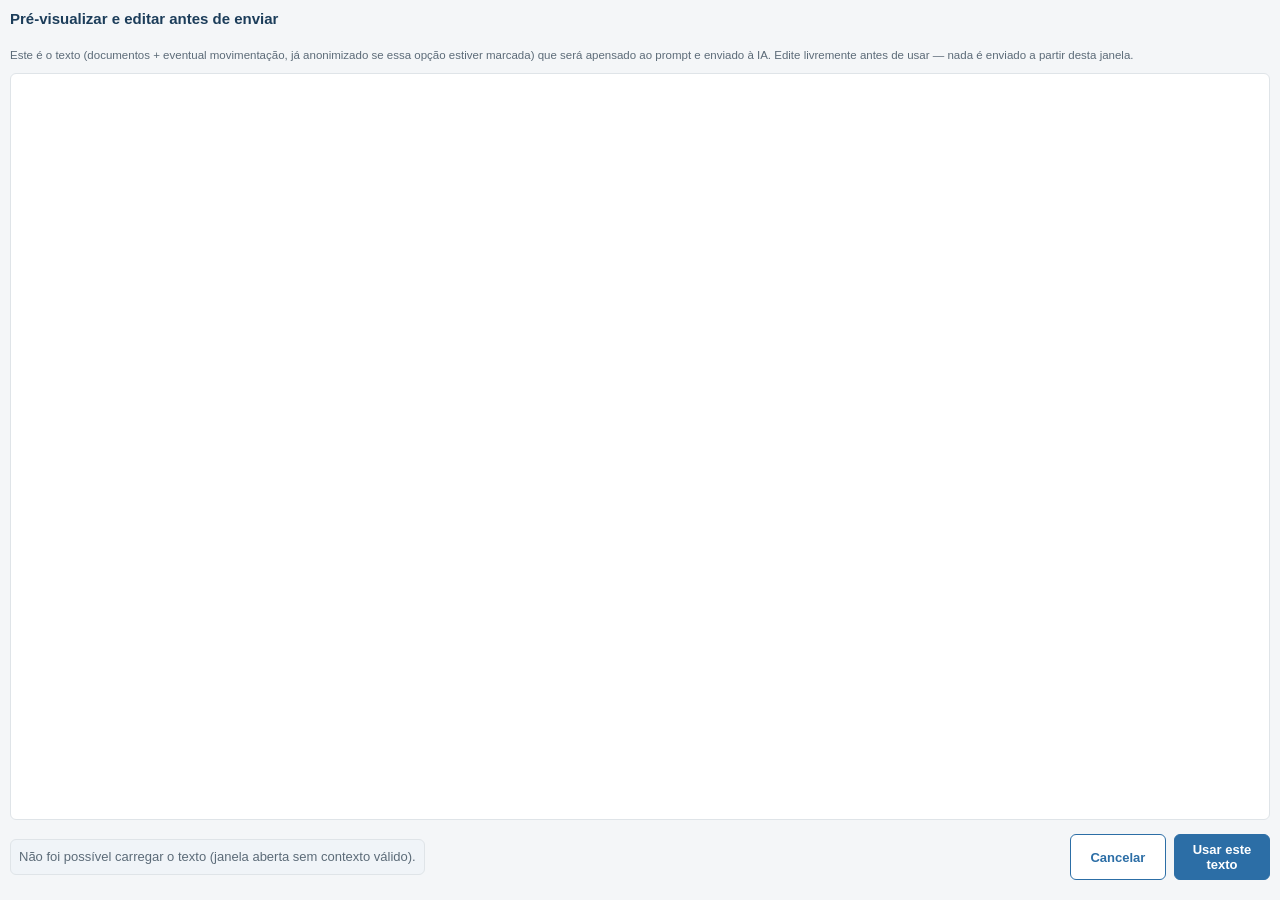
<file: preview-ia.html>
<!DOCTYPE html>
<html lang="pt-BR">
<head>
  <meta charset="UTF-8" />
  <title>Pré-visualizar e editar antes de enviar</title>
  <link rel="stylesheet" href="popup.css" />
  <style>
    html, body {
      height: 100%;
      min-width: 0;
    }
    body {
      display: flex;
      flex-direction: column;
      gap: var(--espaco-2);
    }
    h1 {
      font-size: 15px;
      margin: 0;
      color: var(--cor-primaria-escura);
    }
    #texto-preview-janela {
      flex: 1;
      width: 100%;
      resize: none;
      font-family: ui-monospace, "SF Mono", Consolas, monospace;
      font-size: 12.5px;
      line-height: 1.4;
    }
    .rodape-preview-janela {
      display: flex;
      justify-content: space-between;
      align-items: center;
      gap: var(--espaco-2);
    }
  </style>
</head>
<body>
  <h1>Pré-visualizar e editar antes de enviar</h1>
  <p class="legenda-opcoes">
    Este é o texto (documentos + eventual movimentação, já anonimizado se essa opção
    estiver marcada) que será apensado ao prompt e enviado à IA. Edite livremente antes
    de usar — nada é enviado a partir desta janela.
  </p>
  <textarea id="texto-preview-janela" class="campo-resultado-ia"></textarea>
  <div class="rodape-preview-janela">
    <span id="contador-preview-janela" class="status"></span>
    <div class="botoes">
      <button id="btn-cancelar-preview-janela" class="btn-secundario">Cancelar</button>
      <button id="btn-usar-preview-janela" class="btn">Usar este texto</button>
    </div>
  </div>
  <script src="log.js"></script>
  <script src="preview-ia.js"></script>
</body>
</html>
</file>
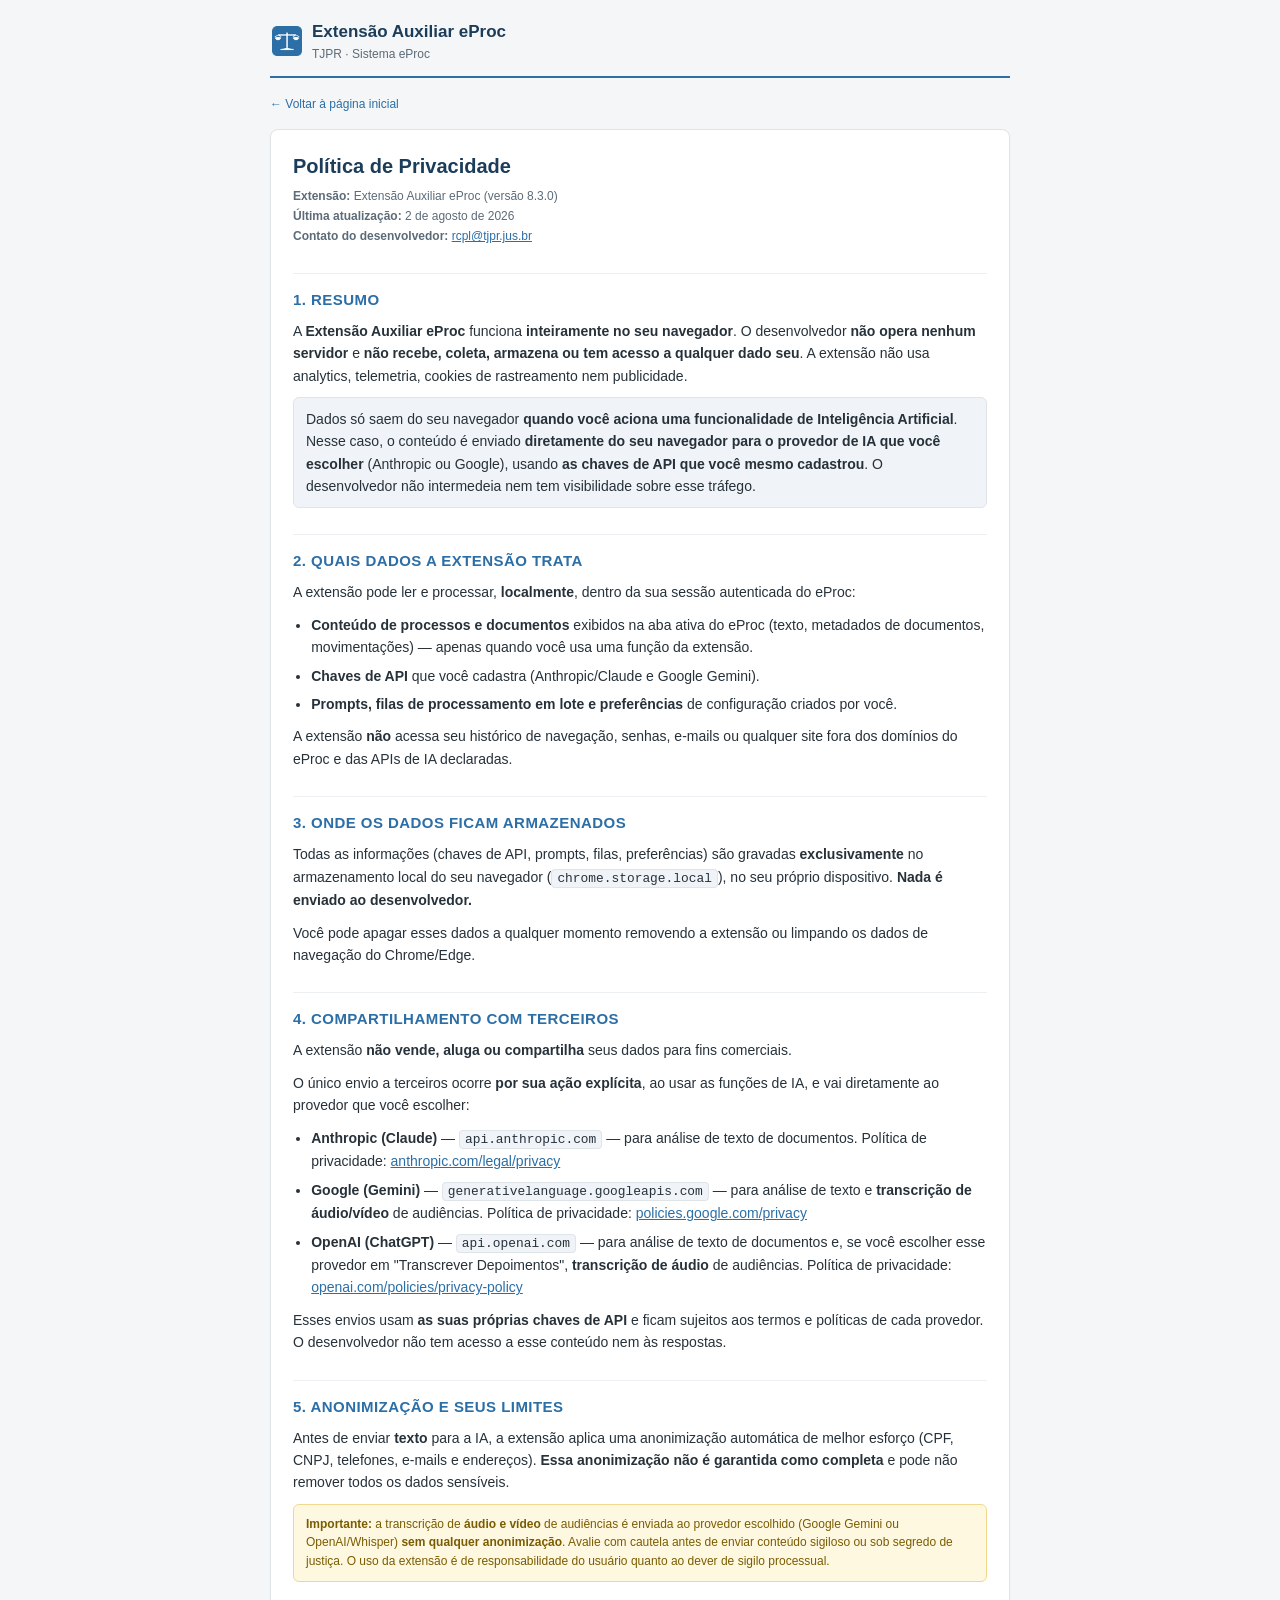
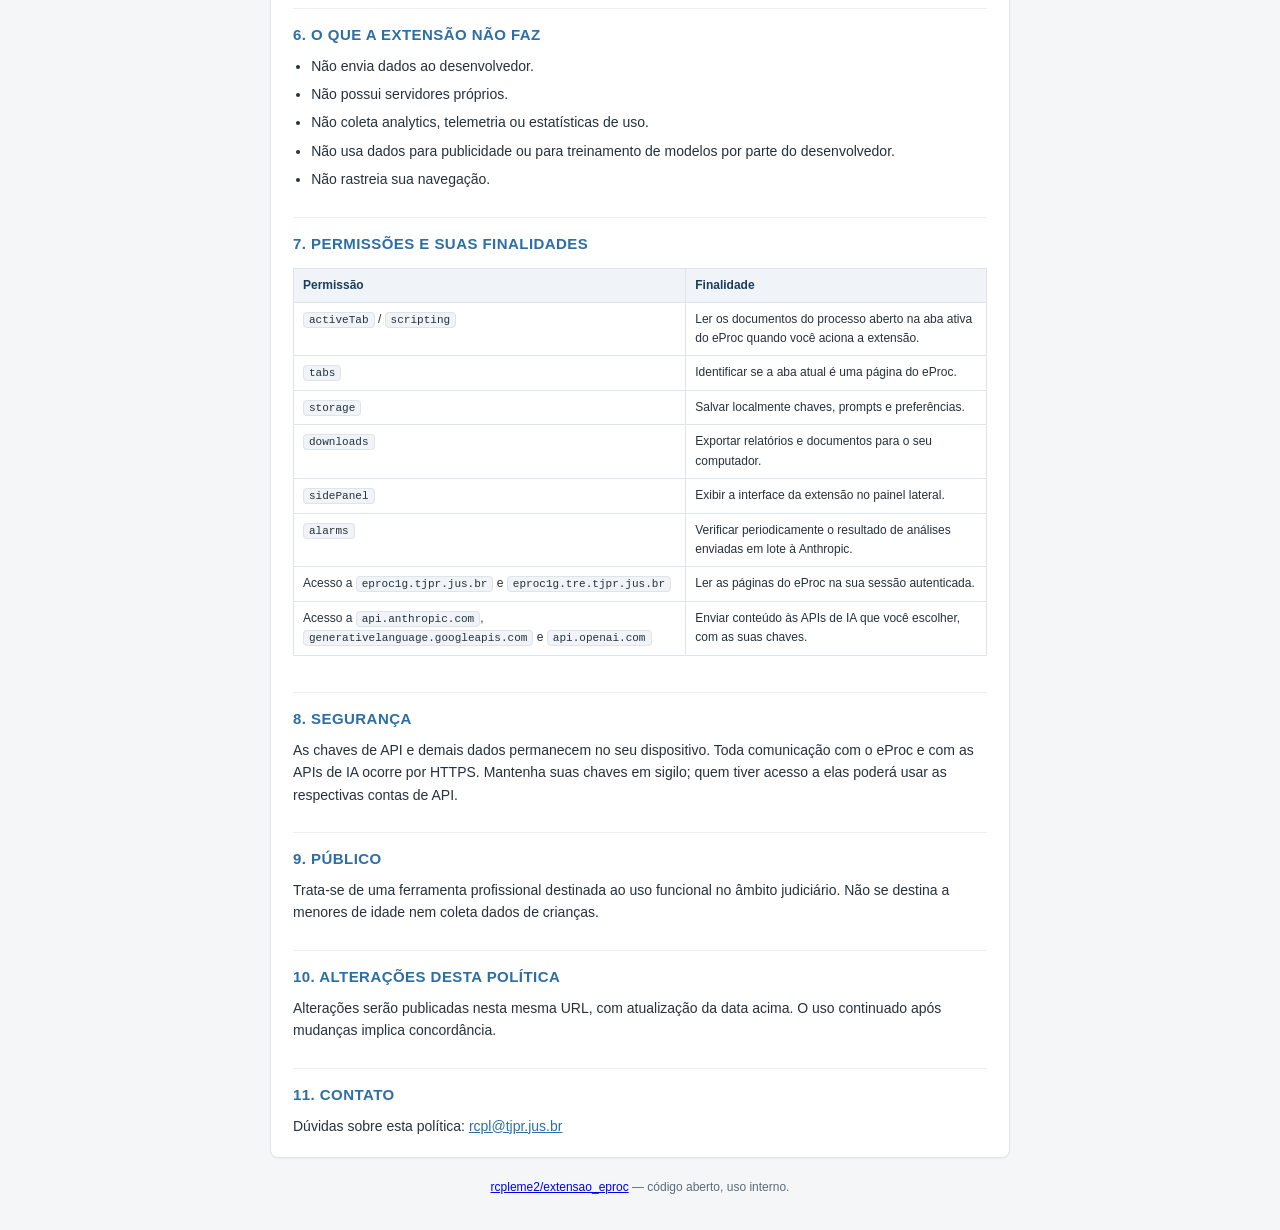
<file: docs/privacy.html>
<!DOCTYPE html>
<html lang="pt-BR">
<head>
<meta charset="UTF-8" />
<meta name="viewport" content="width=device-width, initial-scale=1.0" />
<title>Política de Privacidade — Extensão Auxiliar eProc</title>
<meta name="description" content="Política de privacidade da Extensão Auxiliar eProc: a extensão roda localmente no navegador, não envia dados ao desenvolvedor e só contata as APIs de IA quando o usuário aciona, com as chaves do próprio usuário." />
<style>
  /* Mesmos tokens de design de popup.css e da página inicial (index.html):
     a política usa deliberadamente a mesma paleta/tipografia da extensão. */
  :root {
    --cor-primaria: #2c6ea6;
    --cor-primaria-escura: #1c3d5a;
    --cor-primaria-hover: #24597f;
    --cor-texto: #26313a;
    --cor-texto-suave: #5c6b78;
    --cor-fundo: #f4f6f8;
    --cor-cartao: #ffffff;
    --cor-borda: #dfe4e8;
    --cor-borda-suave: #ecf0f3;
    --cor-realce-fundo: #f0f4f8;
    --cor-aviso: #7a5c00;
    --cor-aviso-fundo: #fff8e1;
    --cor-aviso-borda: #f0d98c;
    --cor-ok: #1a7f37;
    --cor-ok-fundo: #eaf6ee;
    --raio: 6px;
    --raio-cartao: 8px;
    --espaco-1: 6px;
    --espaco-2: 10px;
    --espaco-3: 14px;
    --fonte-base: 14px;
    --fonte-pequena: 12px;
  }
  @media (prefers-color-scheme: dark) {
    :root {
      --cor-primaria: #6fa8d8;
      --cor-primaria-escura: #cfe0f0;
      --cor-primaria-hover: #86b6e0;
      --cor-texto: #dde3e8;
      --cor-texto-suave: #98a5b0;
      --cor-fundo: #10161b;
      --cor-cartao: #1a2229;
      --cor-borda: #2c363e;
      --cor-borda-suave: #232b32;
      --cor-realce-fundo: #202a32;
      --cor-aviso-fundo: #2a2410;
      --cor-aviso-borda: #5c4c14;
      --cor-aviso: #e0c05c;
      --cor-ok-fundo: #123321;
      --cor-ok: #4cbf78;
    }
  }
  * { box-sizing: border-box; }
  body {
    margin: 0;
    font-family: -apple-system, "Segoe UI", Roboto, Arial, sans-serif;
    background: var(--cor-fundo);
    color: var(--cor-texto);
    font-size: var(--fonte-base);
    line-height: 1.6;
  }
  main { max-width: 760px; margin: 0 auto; padding: var(--espaco-3) var(--espaco-2) 40px; }

  .cabecalho-app {
    display: flex;
    align-items: center;
    gap: var(--espaco-2);
    padding: 4px 2px 12px;
    border-bottom: 2px solid var(--cor-primaria);
    margin-bottom: var(--espaco-3);
  }
  .cabecalho-app img { width: 30px; height: 30px; flex: 0 0 auto; }
  .cabecalho-titulos { min-width: 0; }
  .cabecalho-app h1 {
    font-size: 17px;
    font-weight: 700;
    margin: 0;
    color: var(--cor-primaria-escura);
  }
  .cabecalho-sub { font-size: var(--fonte-pequena); color: var(--cor-texto-suave); }

  .voltar {
    display: inline-block;
    margin-bottom: var(--espaco-3);
    font-size: var(--fonte-pequena);
    color: var(--cor-primaria);
    text-decoration: none;
  }
  .voltar:hover { text-decoration: underline; }

  .doc {
    background: var(--cor-cartao);
    border: 1px solid var(--cor-borda);
    border-radius: var(--raio-cartao);
    box-shadow: 0 1px 2px rgba(0, 0, 0, 0.04);
    padding: 20px 22px;
  }
  .doc > *:first-child { margin-top: 0; }
  .doc > *:last-child { margin-bottom: 0; }

  .doc h1 {
    font-size: 20px;
    color: var(--cor-primaria-escura);
    margin: 0 0 4px;
  }
  .doc .meta {
    font-size: var(--fonte-pequena);
    color: var(--cor-texto-suave);
    margin: 0 0 var(--espaco-3);
    line-height: 1.7;
  }
  .doc h2 {
    font-size: 15px;
    color: var(--cor-primaria);
    text-transform: uppercase;
    letter-spacing: 0.03em;
    margin: 26px 0 8px;
    padding-top: 14px;
    border-top: 1px solid var(--cor-borda-suave);
  }
  .doc p { margin: 0 0 10px; }
  .doc ul { margin: 0 0 10px; padding-left: 1.3em; }
  .doc li { margin-bottom: 6px; }
  .doc li:last-child { margin-bottom: 0; }
  .doc a { color: var(--cor-primaria); }
  code {
    background: var(--cor-realce-fundo);
    border: 1px solid var(--cor-borda);
    border-radius: 4px;
    padding: 1px 5px;
    font-size: 0.92em;
  }

  .aviso {
    padding: 10px 12px;
    background: var(--cor-aviso-fundo);
    border: 1px solid var(--cor-aviso-borda);
    border-radius: var(--raio);
    color: var(--cor-aviso);
    font-size: var(--fonte-pequena);
    line-height: 1.55;
    margin: 0 0 10px;
  }
  .aviso strong { color: inherit; }

  .destaque {
    padding: 10px 12px;
    background: var(--cor-realce-fundo);
    border: 1px solid var(--cor-borda);
    border-radius: var(--raio);
    margin: 0 0 10px;
  }

  table { border-collapse: collapse; width: 100%; font-size: var(--fonte-pequena); margin: 4px 0 10px; }
  .tabela-rolagem { overflow-x: auto; }
  th, td { border: 1px solid var(--cor-borda); padding: 7px 9px; text-align: left; vertical-align: top; }
  th { background: var(--cor-realce-fundo); color: var(--cor-primaria-escura); font-weight: 700; }

  footer {
    text-align: center;
    font-size: var(--fonte-pequena);
    color: var(--cor-texto-suave);
    padding: 20px 0 0;
  }
</style>
</head>
<body>
<main>

  <header class="cabecalho-app">
    <img src="assets/icon48.png" alt="" />
    <div class="cabecalho-titulos">
      <h1>Extensão Auxiliar eProc</h1>
      <div class="cabecalho-sub">TJPR · Sistema eProc</div>
    </div>
  </header>

  <a class="voltar" href="index.html">← Voltar à página inicial</a>

  <article class="doc">
    <h1>Política de Privacidade</h1>
    <p class="meta">
      <strong>Extensão:</strong> Extensão Auxiliar eProc (versão 8.3.0)<br />
      <strong>Última atualização:</strong> 2 de agosto de 2026<br />
      <strong>Contato do desenvolvedor:</strong> <a href="mailto:rcpl@tjpr.jus.br">rcpl@tjpr.jus.br</a>
    </p>

    <h2>1. Resumo</h2>
    <p>
      A <strong>Extensão Auxiliar eProc</strong> funciona <strong>inteiramente no seu
      navegador</strong>. O desenvolvedor <strong>não opera nenhum servidor</strong> e
      <strong>não recebe, coleta, armazena ou tem acesso a qualquer dado seu</strong>. A
      extensão não usa analytics, telemetria, cookies de rastreamento nem publicidade.
    </p>
    <div class="destaque">
      Dados só saem do seu navegador <strong>quando você aciona uma funcionalidade de
      Inteligência Artificial</strong>. Nesse caso, o conteúdo é enviado <strong>diretamente
      do seu navegador para o provedor de IA que você escolher</strong> (Anthropic ou Google),
      usando <strong>as chaves de API que você mesmo cadastrou</strong>. O desenvolvedor não
      intermedeia nem tem visibilidade sobre esse tráfego.
    </div>

    <h2>2. Quais dados a extensão trata</h2>
    <p>A extensão pode ler e processar, <strong>localmente</strong>, dentro da sua sessão
    autenticada do eProc:</p>
    <ul>
      <li><strong>Conteúdo de processos e documentos</strong> exibidos na aba ativa do eProc
      (texto, metadados de documentos, movimentações) — apenas quando você usa uma função da
      extensão.</li>
      <li><strong>Chaves de API</strong> que você cadastra (Anthropic/Claude e Google Gemini).</li>
      <li><strong>Prompts, filas de processamento em lote e preferências</strong> de
      configuração criados por você.</li>
    </ul>
    <p>A extensão <strong>não</strong> acessa seu histórico de navegação, senhas, e-mails ou
    qualquer site fora dos domínios do eProc e das APIs de IA declaradas.</p>

    <h2>3. Onde os dados ficam armazenados</h2>
    <p>Todas as informações (chaves de API, prompts, filas, preferências) são gravadas
    <strong>exclusivamente</strong> no armazenamento local do seu navegador
    (<code>chrome.storage.local</code>), no seu próprio dispositivo.
    <strong>Nada é enviado ao desenvolvedor.</strong></p>
    <p>Você pode apagar esses dados a qualquer momento removendo a extensão ou limpando os
    dados de navegação do Chrome/Edge.</p>

    <h2>4. Compartilhamento com terceiros</h2>
    <p>A extensão <strong>não vende, aluga ou compartilha</strong> seus dados para fins
    comerciais.</p>
    <p>O único envio a terceiros ocorre <strong>por sua ação explícita</strong>, ao usar as
    funções de IA, e vai diretamente ao provedor que você escolher:</p>
    <ul>
      <li><strong>Anthropic (Claude)</strong> — <code>api.anthropic.com</code> — para análise
      de texto de documentos.
      Política de privacidade: <a href="https://www.anthropic.com/legal/privacy" target="_blank" rel="noopener">anthropic.com/legal/privacy</a></li>
      <li><strong>Google (Gemini)</strong> — <code>generativelanguage.googleapis.com</code> —
      para análise de texto e <strong>transcrição de áudio/vídeo</strong> de audiências.
      Política de privacidade: <a href="https://policies.google.com/privacy" target="_blank" rel="noopener">policies.google.com/privacy</a></li>
      <li><strong>OpenAI (ChatGPT)</strong> — <code>api.openai.com</code> — para análise
      de texto de documentos e, se você escolher esse provedor em "Transcrever
      Depoimentos", <strong>transcrição de áudio</strong> de audiências.
      Política de privacidade: <a href="https://openai.com/policies/privacy-policy" target="_blank" rel="noopener">openai.com/policies/privacy-policy</a></li>
    </ul>
    <p>Esses envios usam <strong>as suas próprias chaves de API</strong> e ficam sujeitos aos
    termos e políticas de cada provedor. O desenvolvedor não tem acesso a esse conteúdo nem às
    respostas.</p>

    <h2>5. Anonimização e seus limites</h2>
    <p>Antes de enviar <strong>texto</strong> para a IA, a extensão aplica uma anonimização
    automática de melhor esforço (CPF, CNPJ, telefones, e-mails e endereços).
    <strong>Essa anonimização não é garantida como completa</strong> e pode não remover todos
    os dados sensíveis.</p>
    <div class="aviso">
      <strong>Importante:</strong> a transcrição de <strong>áudio e vídeo</strong> de audiências
      é enviada ao provedor escolhido (Google Gemini ou OpenAI/Whisper)
      <strong>sem qualquer anonimização</strong>. Avalie com cautela
      antes de enviar conteúdo sigiloso ou sob segredo de justiça. O uso da extensão é de
      responsabilidade do usuário quanto ao dever de sigilo processual.
    </div>

    <h2>6. O que a extensão NÃO faz</h2>
    <ul>
      <li>Não envia dados ao desenvolvedor.</li>
      <li>Não possui servidores próprios.</li>
      <li>Não coleta analytics, telemetria ou estatísticas de uso.</li>
      <li>Não usa dados para publicidade ou para treinamento de modelos por parte do desenvolvedor.</li>
      <li>Não rastreia sua navegação.</li>
    </ul>

    <h2>7. Permissões e suas finalidades</h2>
    <div class="tabela-rolagem">
      <table>
        <thead>
          <tr><th>Permissão</th><th>Finalidade</th></tr>
        </thead>
        <tbody>
          <tr><td><code>activeTab</code> / <code>scripting</code></td><td>Ler os documentos do processo aberto na aba ativa do eProc quando você aciona a extensão.</td></tr>
          <tr><td><code>tabs</code></td><td>Identificar se a aba atual é uma página do eProc.</td></tr>
          <tr><td><code>storage</code></td><td>Salvar localmente chaves, prompts e preferências.</td></tr>
          <tr><td><code>downloads</code></td><td>Exportar relatórios e documentos para o seu computador.</td></tr>
          <tr><td><code>sidePanel</code></td><td>Exibir a interface da extensão no painel lateral.</td></tr>
          <tr><td><code>alarms</code></td><td>Verificar periodicamente o resultado de análises enviadas em lote à Anthropic.</td></tr>
          <tr><td>Acesso a <code>eproc1g.tjpr.jus.br</code> e <code>eproc1g.tre.tjpr.jus.br</code></td><td>Ler as páginas do eProc na sua sessão autenticada.</td></tr>
          <tr><td>Acesso a <code>api.anthropic.com</code>, <code>generativelanguage.googleapis.com</code> e <code>api.openai.com</code></td><td>Enviar conteúdo às APIs de IA que você escolher, com as suas chaves.</td></tr>
        </tbody>
      </table>
    </div>

    <h2>8. Segurança</h2>
    <p>As chaves de API e demais dados permanecem no seu dispositivo. Toda comunicação com o
    eProc e com as APIs de IA ocorre por HTTPS. Mantenha suas chaves em sigilo; quem tiver
    acesso a elas poderá usar as respectivas contas de API.</p>

    <h2>9. Público</h2>
    <p>Trata-se de uma ferramenta profissional destinada ao uso funcional no âmbito judiciário.
    Não se destina a menores de idade nem coleta dados de crianças.</p>

    <h2>10. Alterações desta política</h2>
    <p>Alterações serão publicadas nesta mesma URL, com atualização da data acima. O uso
    continuado após mudanças implica concordância.</p>

    <h2>11. Contato</h2>
    <p>Dúvidas sobre esta política: <a href="mailto:rcpl@tjpr.jus.br">rcpl@tjpr.jus.br</a></p>
  </article>

  <footer>
    <a href="https://github.com/rcpleme2/extensao_eproc">rcpleme2/extensao_eproc</a> — código aberto, uso interno.
  </footer>

</main>
</body>
</html>
</file>
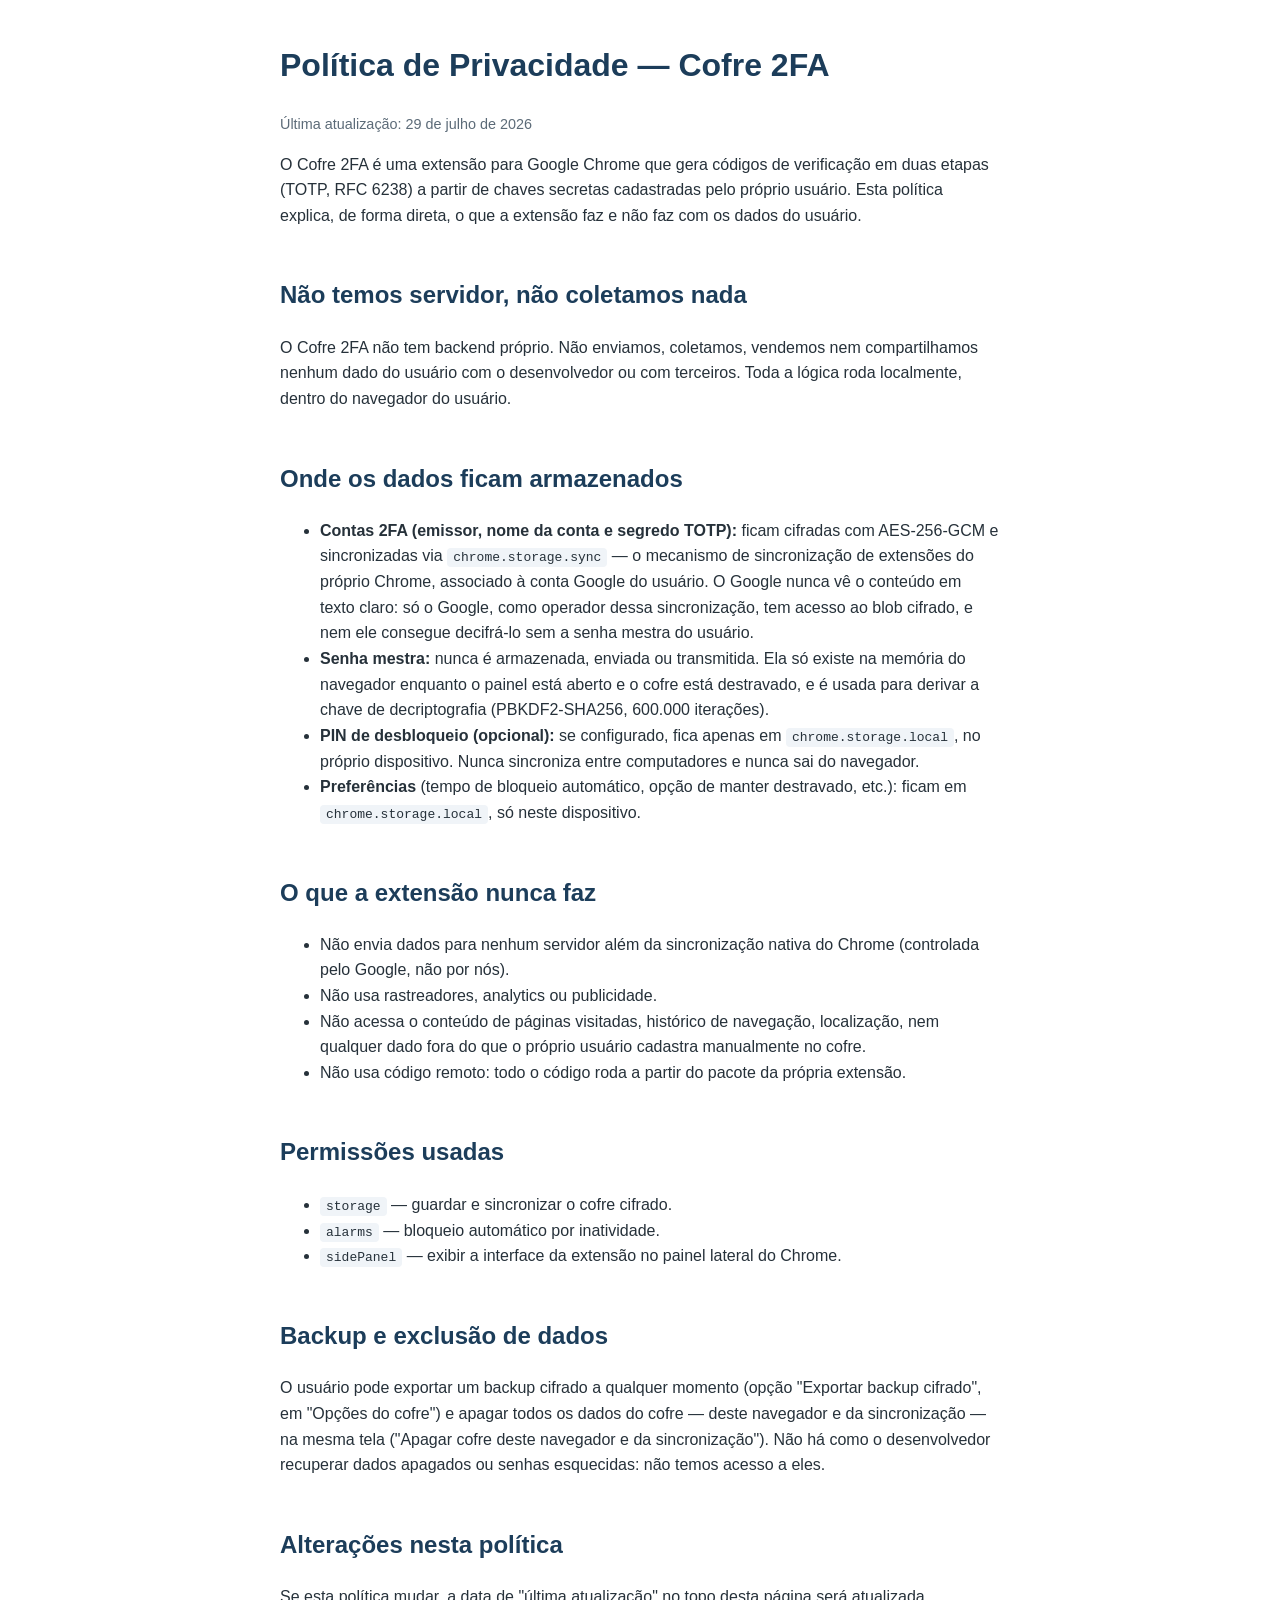
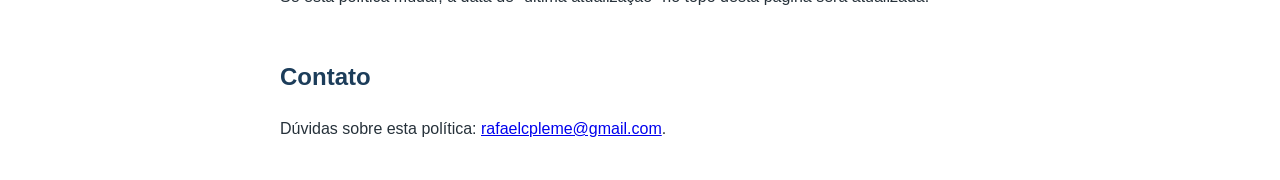
<file: docs/privacy_cofre2FA.html>
<!DOCTYPE html>
<html lang="pt-br">
<head>
<meta charset="UTF-8" />
<meta name="viewport" content="width=device-width, initial-scale=1" />
<title>Política de Privacidade — Cofre 2FA</title>
<style>
  body { font-family: -apple-system, "Segoe UI", Roboto, Arial, sans-serif; max-width: 720px; margin: 40px auto; padding: 0 20px; line-height: 1.6; color: #26313a; }
  h1 { color: #1c3d5a; }
  h2 { color: #1c3d5a; margin-top: 2em; }
  code { background: #f0f4f8; padding: 2px 6px; border-radius: 4px; }
  .atualizado { color: #5c6b78; font-size: 0.9em; }
</style>
</head>
<body>
  <h1>Política de Privacidade — Cofre 2FA</h1>
  <p class="atualizado">Última atualização: 29 de julho de 2026</p>

  <p>
    O Cofre 2FA é uma extensão para Google Chrome que gera códigos de
    verificação em duas etapas (TOTP, RFC 6238) a partir de chaves secretas
    cadastradas pelo próprio usuário. Esta política explica, de forma direta,
    o que a extensão faz e não faz com os dados do usuário.
  </p>

  <h2>Não temos servidor, não coletamos nada</h2>
  <p>
    O Cofre 2FA não tem backend próprio. Não enviamos, coletamos, vendemos
    nem compartilhamos nenhum dado do usuário com o desenvolvedor ou com
    terceiros. Toda a lógica roda localmente, dentro do navegador do usuário.
  </p>

  <h2>Onde os dados ficam armazenados</h2>
  <ul>
    <li>
      <strong>Contas 2FA (emissor, nome da conta e segredo TOTP):</strong>
      ficam cifradas com AES-256-GCM e sincronizadas via
      <code>chrome.storage.sync</code> — o mecanismo de sincronização de
      extensões do próprio Chrome, associado à conta Google do usuário.
      O Google nunca vê o conteúdo em texto claro: só o Google, como operador
      dessa sincronização, tem acesso ao blob cifrado, e nem ele consegue
      decifrá-lo sem a senha mestra do usuário.
    </li>
    <li>
      <strong>Senha mestra:</strong> nunca é armazenada, enviada ou
      transmitida. Ela só existe na memória do navegador enquanto o painel
      está aberto e o cofre está destravado, e é usada para derivar a chave
      de decriptografia (PBKDF2-SHA256, 600.000 iterações).
    </li>
    <li>
      <strong>PIN de desbloqueio (opcional):</strong> se configurado, fica
      apenas em <code>chrome.storage.local</code>, no próprio dispositivo.
      Nunca sincroniza entre computadores e nunca sai do navegador.
    </li>
    <li>
      <strong>Preferências</strong> (tempo de bloqueio automático, opção de
      manter destravado, etc.): ficam em <code>chrome.storage.local</code>,
      só neste dispositivo.
    </li>
  </ul>

  <h2>O que a extensão nunca faz</h2>
  <ul>
    <li>Não envia dados para nenhum servidor além da sincronização nativa do
      Chrome (controlada pelo Google, não por nós).</li>
    <li>Não usa rastreadores, analytics ou publicidade.</li>
    <li>Não acessa o conteúdo de páginas visitadas, histórico de navegação,
      localização, nem qualquer dado fora do que o próprio usuário cadastra
      manualmente no cofre.</li>
    <li>Não usa código remoto: todo o código roda a partir do pacote da
      própria extensão.</li>
  </ul>

  <h2>Permissões usadas</h2>
  <ul>
    <li><code>storage</code> — guardar e sincronizar o cofre cifrado.</li>
    <li><code>alarms</code> — bloqueio automático por inatividade.</li>
    <li><code>sidePanel</code> — exibir a interface da extensão no painel
      lateral do Chrome.</li>
  </ul>

  <h2>Backup e exclusão de dados</h2>
  <p>
    O usuário pode exportar um backup cifrado a qualquer momento (opção
    "Exportar backup cifrado", em "Opções do cofre") e apagar todos os dados
    do cofre — deste navegador e da sincronização — na mesma tela ("Apagar
    cofre deste navegador e da sincronização"). Não há como o desenvolvedor
    recuperar dados apagados ou senhas esquecidas: não temos acesso a eles.
  </p>

  <h2>Alterações nesta política</h2>
  <p>
    Se esta política mudar, a data de "última atualização" no topo desta
    página será atualizada.
  </p>

  <h2>Contato</h2>
  <p>
    Dúvidas sobre esta política: <a href="mailto:rafaelcpleme@gmail.com">rafaelcpleme@gmail.com</a>.
  </p>
</body>
</html>
</file>
<file: popup.css>
/* Design tokens da extensão: paleta alinhada à identidade institucional
   usada nos PDFs exportados (azul #1c3d5a / #2c6ea6, cinzas neutros).
   Toda cor/espçamento do painel sai daqui - nada de hex solto nas
   regras abaixo. */
:root {
  --cor-primaria: #2c6ea6;
  --cor-primaria-escura: #1c3d5a;
  --cor-primaria-hover: #24597f;
  --cor-texto: #26313a;
  --cor-texto-suave: #5c6b78;
  --cor-fundo: #f4f6f8;
  --cor-cartao: #ffffff;
  --cor-borda: #dfe4e8;
  --cor-borda-suave: #ecf0f3;
  --cor-realce-fundo: #f0f4f8;
  --cor-erro: #a33c38;
  --cor-erro-fundo: #fdecea;
  --cor-erro-borda: #f5c2c0;
  --cor-aviso: #7a5c00;
  --cor-aviso-fundo: #fff8e1;
  --cor-aviso-borda: #f0d98c;
  --cor-ok: #1a7f37;
  --cor-ok-fundo: #eaf6ee;
  --cor-desabilitado: #b7c4cf;
  --raio: 6px;
  --raio-cartao: 8px;
  --espaco-1: 6px;
  --espaco-2: 10px;
  --espaco-3: 14px;
  --fonte-base: 13px;
  --fonte-pequena: 11.5px;
}

/* Varias classes abaixo (.opcoes, .progresso, ...) definem "display"
   explicitamente para virar flexbox quando visiveis. Isso tem a mesma
   especificidade que a regra padrao do navegador para o atributo
   "hidden" ([hidden] { display: none }), e como regra de autor sempre
   vence regra de user-agent, o "display: flex" ganhava e o elemento
   nunca ficava realmente escondido. Essa regra com !important garante
   que "hidden" sempre prevalece. */
[hidden] {
  display: none !important;
}

* {
  box-sizing: border-box;
}

body {
  font-family: -apple-system, "Segoe UI", Roboto, Arial, sans-serif;
  min-width: 300px;
  margin: 0;
  padding: var(--espaco-2);
  font-size: var(--fonte-base);
  color: var(--cor-texto);
  background: var(--cor-fundo);
}

/* ---- Cabeçalho do painel ---- */

.cabecalho-app {
  display: flex;
  align-items: baseline;
  justify-content: space-between;
  gap: var(--espaco-1);
  margin-bottom: var(--espaco-2);
  padding: 2px 2px 8px;
  border-bottom: 2px solid var(--cor-primaria);
}

.cabecalho-titulos {
  display: flex;
  align-items: baseline;
  gap: var(--espaco-1);
  min-width: 0;
}

.cabecalho-app h1 {
  font-size: 15px;
  font-weight: 700;
  margin: 0;
  color: var(--cor-primaria-escura);
}

.cabecalho-sub {
  font-size: var(--fonte-pequena);
  color: var(--cor-texto-suave);
  white-space: nowrap;
}

/* Engrenagem secundaria: visivel o suficiente para ser notada de cara
   (fundo sutil + cor de texto normal, nao a mais apagada), mas ainda sem
   competir com os botoes de acao - so' ganha destaque de verdade (cor
   primaria) no hover/foco. */
/* Texto em vez do ícone de engrenagem antigo - discreto (fonte pequena,
   cinza-azulado neutro, sem peso de destaque de título), mas com uma
   "pílula" de fundo sutil + borda que o separa visualmente do resto do
   cabeçalho, para não se perder ao lado do título da extensão. */
.btn-config {
  align-self: center;
  flex: none;
  border: 1px solid var(--cor-borda);
  background: var(--cor-borda-suave);
  cursor: pointer;
  padding: 4px 10px;
  border-radius: 999px;
  font-size: var(--fonte-pequena);
  font-weight: 600;
  line-height: 1.2;
  color: var(--cor-texto-suave);
  white-space: nowrap;
}

.btn-config:hover,
.btn-config:focus-visible {
  color: var(--cor-primaria);
  background: var(--cor-realce-fundo);
  border-color: var(--cor-primaria);
}

/* ---- Cartões colapsáveis ----
   Cada funcionalidade vive num <details class="card">: o painel abre
   enxuto (só "Exportar Documentos" expandido) e o usuário expande a
   seção que precisar. O <summary> é o cabeçalho clicável, com chevron
   indicando o estado. */

.card {
  background: var(--cor-cartao);
  border: 1px solid var(--cor-borda);
  border-radius: var(--raio-cartao);
  margin-bottom: var(--espaco-2);
  box-shadow: 0 1px 2px rgba(0, 0, 0, 0.04);
  overflow: hidden;
}

.card:last-of-type {
  margin-bottom: 0;
}

.card-titulo {
  display: flex;
  align-items: center;
  gap: var(--espaco-1);
  padding: 10px 12px;
  font-size: 12.5px;
  font-weight: 700;
  text-transform: uppercase;
  letter-spacing: 0.04em;
  color: var(--cor-primaria);
  cursor: pointer;
  user-select: none;
  list-style: none;
}

.card-titulo::-webkit-details-marker {
  display: none;
}

/* Chevron do estado aberto/fechado, na ponta direita do cabeçalho. */
.card-titulo::after {
  content: "";
  margin-left: auto;
  width: 7px;
  height: 7px;
  border-right: 2px solid var(--cor-texto-suave);
  border-bottom: 2px solid var(--cor-texto-suave);
  transform: rotate(45deg);
  transition: transform 0.15s ease;
  flex: 0 0 auto;
}

.card[open] > .card-titulo::after {
  transform: rotate(225deg);
}

.card[open] > .card-titulo {
  border-bottom: 1px solid var(--cor-borda-suave);
}

.card-titulo:hover {
  background: var(--cor-realce-fundo);
}

.card-icone {
  font-size: 15px;
}

.card-rotulo {
  flex: 0 1 auto;
}

.card-corpo {
  padding: var(--espaco-2) 12px 12px;
}

/* Subseções dentro de um cartão que agrupa varias funcionalidades
   relacionadas (ex.: "Gestão da Unidade" reúne Relatórios, Regras de
   Automação, Localizadores do Órgão e Busca específica de
   localizadores) - cada uma continua com seus próprios botões/status/
   progresso, só que num bloco simples (título + divisor), em vez de
   virar mais um <details> aninhado dentro do cartão. Nada de "menu
   dentro de menu": todas as subseções ficam visíveis assim que o cartão
   é aberto. */
.subsecao-titulo {
  display: flex;
  align-items: center;
  gap: var(--espaco-1);
  margin: 0 0 var(--espaco-1);
  font-size: 11.5px;
  font-weight: 700;
  text-transform: uppercase;
  letter-spacing: 0.04em;
  color: var(--cor-texto-suave);
}

.subsecao-icone {
  font-size: 13px;
}

/* Variante colapsável da subseção (só usada no cartão "Gestão Gabinete",
   perfil MAGISTRADO - as demais subseções continuam sempre visíveis, ver
   comentário acima). O <div>/<h3> viram <details>/<summary>: mesmo visual
   do título, só que clicável, com chevron e recolhida por padrão. */
.subsecao--colapsavel > .subsecao-titulo {
  cursor: pointer;
  user-select: none;
  list-style: none;
}

.subsecao--colapsavel > .subsecao-titulo::-webkit-details-marker {
  display: none;
}

.subsecao--colapsavel > .subsecao-titulo::after {
  content: "";
  margin-left: auto;
  width: 6px;
  height: 6px;
  border-right: 2px solid var(--cor-texto-suave);
  border-bottom: 2px solid var(--cor-texto-suave);
  transform: rotate(45deg);
  transition: transform 0.15s ease;
  flex: 0 0 auto;
}

.subsecao--colapsavel[open] > .subsecao-titulo::after {
  transform: rotate(225deg);
}

.separador-subsecao {
  border: none;
  border-top: 1px solid var(--cor-borda-suave);
  margin: var(--espaco-3) 0;
}

/* Rótulo de passo numerado (fluxo guiado de "Analisar com IA"): pequeno
   selo com número + título do passo, marcando as etapas 1/2/3 sem virar
   mais um nível de menu. */
.passo-legenda {
  display: flex;
  align-items: center;
  gap: var(--espaco-1);
  margin: var(--espaco-2) 0 var(--espaco-1);
  font-size: var(--fonte-pequena);
  font-weight: 700;
  text-transform: uppercase;
  letter-spacing: 0.03em;
  color: var(--cor-primaria);
}

.passo-num {
  display: inline-flex;
  align-items: center;
  justify-content: center;
  width: 16px;
  height: 16px;
  border-radius: 50%;
  background: var(--cor-primaria);
  color: #fff;
  font-size: 10px;
  font-weight: 700;
  flex: 0 0 auto;
}

/* Cartão "de perfil" (Corregedoria, Gestão da Unidade, Magistrado):
   borda esquerda na cor primária + selo no cabeçalho, sinalizando a qual
   perfil aquela funcionalidade se destina. Só o cartão Corregedoria é
   condicional (só aparece para esse perfil ativo) - os demais ficam
   sempre visíveis, independente do perfil logado; o selo aqui é só
   indicativo/organizacional. */
.card--privilegiado {
  border-left: 3px solid var(--cor-primaria);
}

.selo {
  flex: 0 0 auto;
  font-size: 9.5px;
  font-weight: 700;
  letter-spacing: 0.05em;
  color: var(--cor-primaria-escura);
  background: var(--cor-realce-fundo);
  border: 1px solid var(--cor-borda);
  border-radius: 10px;
  padding: 2px 7px;
  margin-left: var(--espaco-1);
}

/* ---- Reordenação dos cartões de perfil por arraste (drag-and-drop) ----
   A "alça" (⠿) é o unico gatilho do arraste - o restante do <summary>
   continua abrindo/fechando o cartão normalmente ao clicar. Durante o
   arraste, o cartão de origem fica esmaecido e o cartão sobre o qual o
   mouse está passando ganha uma borda superior destacada, indicando onde
   ele vai ser solto. */
.card-alca {
  flex: 0 0 auto;
  cursor: grab;
  color: var(--cor-texto-suave);
  font-size: 14px;
  line-height: 1;
  padding: 0 2px;
}

.card-alca:active {
  cursor: grabbing;
}

.card--arrastando {
  opacity: 0.4;
}

.card--alvo-de-drop {
  box-shadow: 0 -3px 0 0 var(--cor-primaria);
}

/* Cartão presente mas desabilitado para o perfil ativo (ex.: "Gestão da
   Unidade" quando o perfil CORREGEDORIA está ativo): continua visível
   (para o usuário saber que a funcionalidade existe) mas esmaecido, sem
   abrir e sem clicar em nada dentro dele. */
.card--desabilitado {
  opacity: 0.55;
}

.card--desabilitado > .card-titulo {
  cursor: not-allowed;
}

.card--desabilitado .card-titulo::after {
  display: none;
}

/* ---- Texto de status (dinâmico) ---- */

.status {
  background: var(--cor-realce-fundo);
  border: 1px solid var(--cor-borda);
  border-radius: var(--raio);
  padding: 8px;
  margin-bottom: var(--espaco-2);
  color: var(--cor-texto-suave);
  line-height: 1.45;
}

.status--ok {
  background: var(--cor-ok-fundo);
  border-color: var(--cor-ok);
  color: var(--cor-ok);
}

.status--erro {
  background: var(--cor-erro-fundo);
  border-color: var(--cor-erro-borda);
  color: var(--cor-erro);
}

.status-tempo {
  opacity: 0.65;
  font-size: 0.9em;
}

/* ---- Botões ----
   Três variações, usadas em todo o painel (inclusive no modal):
   .btn (primário), .btn-secundario (contorno) e .btn-ghost (texto). */

button {
  font: inherit;
}

.btn,
.btn-secundario,
.btn-ghost {
  flex: 1;
  padding: 7px 10px;
  border-radius: var(--raio);
  font-size: var(--fonte-base);
  font-weight: 600;
  cursor: pointer;
  transition: background 0.1s ease;
}

.btn {
  border: 1px solid var(--cor-primaria);
  background: var(--cor-primaria);
  color: #fff;
}

.btn:hover:not(:disabled) {
  background: var(--cor-primaria-hover);
  border-color: var(--cor-primaria-hover);
}

.btn-secundario {
  border: 1px solid var(--cor-primaria);
  background: var(--cor-cartao);
  color: var(--cor-primaria);
}

.btn-secundario:hover:not(:disabled) {
  background: var(--cor-realce-fundo);
}

.btn-ghost {
  border: 1px solid transparent;
  background: none;
  color: var(--cor-texto-suave);
  font-weight: 500;
}

.btn-ghost:hover:not(:disabled) {
  text-decoration: underline;
}

.btn:disabled,
.btn-secundario:disabled {
  background: var(--cor-desabilitado);
  border-color: var(--cor-desabilitado);
  color: #fff;
  cursor: not-allowed;
}

.btn-icone {
  flex: 0 0 auto;
  width: 34px;
  padding: 7px 0;
  font-size: 15px;
  line-height: 1;
}

.botoes {
  display: flex;
  gap: 8px;
  margin-bottom: var(--espaco-2);
}

/* ---- Blocos de opções (radios, checkboxes, selects) ---- */

.processo {
  margin-bottom: 8px;
}

.opcoes {
  display: flex;
  flex-direction: column;
  gap: var(--espaco-1);
  margin-bottom: var(--espaco-2);
  padding: 8px;
  background: var(--cor-fundo);
  border: 1px solid var(--cor-borda-suave);
  border-radius: var(--raio);
}

.opcao {
  display: flex;
  align-items: center;
  gap: var(--espaco-1);
  cursor: pointer;
}

.legenda-opcoes {
  font-size: var(--fonte-pequena);
  color: var(--cor-texto-suave);
  margin-bottom: 2px;
}

.opcao input {
  accent-color: var(--cor-primaria);
}

/* Linha compacta de formatos de exportação (PDF / Excel lado a lado). */
.linha-formatos {
  display: flex;
  gap: var(--espaco-3);
}

/* Linha com os atalhos "Marcar tudo" / "Desmarcar tudo" acima de uma
   lista de checkboxes - os botões não esticam (diferente do padrão
   flex:1 de .btn-ghost em outros lugares), só ocupam o texto. */
.linha-acoes-opcoes {
  display: flex;
  gap: var(--espaco-3);
  margin-bottom: 4px;
}

.linha-acoes-opcoes .btn-ghost {
  flex: 0 0 auto;
  padding: 2px 4px;
  font-size: var(--fonte-pequena);
}

.opcoes .btn,
.opcoes .btn-secundario {
  margin-top: 4px;
}

.opcoes select {
  width: 100%;
  padding: 6px 8px;
  border: 1px solid var(--cor-borda);
  border-radius: var(--raio);
  background: var(--cor-cartao);
  font-size: var(--fonte-base);
  color: var(--cor-texto);
}

.campo-config-ia {
  display: flex;
  flex-direction: column;
  gap: 2px;
  font-size: var(--fonte-pequena);
  color: var(--cor-texto-suave);
  margin-top: 4px;
}

.campo-config-ia input[type="password"],
.campo-config-ia input[type="text"] {
  padding: 6px 8px;
  border: 1px solid var(--cor-borda);
  border-radius: var(--raio);
  background: var(--cor-cartao);
  font-size: var(--fonte-base);
  color: var(--cor-texto);
}

.campo-config-ia select {
  width: 100%;
  padding: 6px 8px;
  border: 1px solid var(--cor-borda);
  border-radius: var(--raio);
  background: var(--cor-cartao);
  font-size: var(--fonte-base);
  color: var(--cor-texto);
}

.lista-ia-simples {
  list-style: none;
  margin: 0 0 8px;
  padding: 0 8px;
  max-height: 60vh;
  overflow-y: auto;
  border: 1px solid var(--cor-borda-suave);
  border-radius: var(--raio);
}

/* Item "cru" (sem classe própria, ex.: lista de números de processo de um
   lote ainda processando) - mesmo espaçamento/separador das demais listas
   do painel, sem herdar o layout flex dos itens com botões. */
.lista-ia-simples > li:not([class]) {
  padding: 4px 0;
  border-bottom: 1px solid var(--cor-borda-suave);
}

.lista-ia-simples > li:not([class]):last-child {
  border-bottom: none;
}

.item-fila-lote-ia {
  display: flex;
  align-items: flex-start;
  justify-content: space-between;
  gap: 8px;
  padding: 6px 0;
  border-bottom: 1px solid var(--cor-borda-suave);
  font-size: var(--fonte-base);
}

.item-fila-lote-ia:last-child {
  border-bottom: none;
}

.item-fila-lote-ia small {
  display: block;
  color: var(--cor-texto-suave);
  font-size: var(--fonte-pequena);
}

.item-lote-ia {
  padding: 6px 0;
  border-bottom: 1px solid var(--cor-borda-suave);
  font-size: var(--fonte-base);
}

.item-lote-ia:last-child {
  border-bottom: none;
}

.item-lote-ia summary {
  cursor: pointer;
}

.resultado-lote-item {
  margin-top: 8px;
  padding-top: 8px;
  border-top: 1px dashed var(--cor-borda-suave);
}

.resultado-lote-item p {
  margin: 0 0 4px;
  font-weight: 700;
}

.campo-resultado-ia {
  width: 100%;
  box-sizing: border-box;
  padding: 8px;
  border: 1px solid var(--cor-borda);
  border-radius: var(--raio);
  background: var(--cor-cartao);
  font-size: var(--fonte-base);
  color: var(--cor-texto);
  font-family: inherit;
  resize: vertical;
  margin-bottom: 4px;
}

/* ---- Avisos (uma classe só para os antigos aviso-md-unico e
   aviso-urgencia) ---- */

.aviso {
  margin: 2px 0 4px;
  padding: 6px 8px;
  background: var(--cor-aviso-fundo);
  border: 1px solid var(--cor-aviso-borda);
  border-radius: var(--raio);
  color: var(--cor-aviso);
  font-size: var(--fonte-pequena);
  line-height: 1.45;
}

/* ---- Progresso ----
   Dois formatos com a mesma linguagem visual: barra determinate (só no
   download de documentos, que tem contagem) e spinner (todo o resto). */

.progresso {
  display: flex;
  align-items: center;
  gap: var(--espaco-1);
  margin-bottom: 8px;
}

progress {
  flex: 1;
  height: 8px;
  accent-color: var(--cor-primaria);
}

.progresso-spinner {
  display: flex;
  align-items: center;
  gap: 8px;
  margin-bottom: 8px;
  padding: 8px;
  background: var(--cor-realce-fundo);
  border: 1px solid var(--cor-borda);
  border-radius: var(--raio);
  color: var(--cor-texto-suave);
}

.spinner {
  flex: 0 0 auto;
  width: 14px;
  height: 14px;
  border: 2px solid var(--cor-borda);
  border-top-color: var(--cor-primaria);
  border-radius: 50%;
  animation: girar 0.8s linear infinite;
}

@keyframes girar {
  to {
    transform: rotate(360deg);
  }
}

/* ---- Lista de documentos detectados ---- */

.botoes-marcar-documentos {
  align-items: center;
  flex-wrap: wrap;
}

.dica-selecao-documentos {
  color: var(--cor-texto-suave);
  font-size: 11px;
  flex: 1 1 100%;
}

.lista-documentos {
  list-style: none;
  margin: 0;
  padding: 0;
  max-height: 60vh;
  overflow-y: auto;
  border: 1px solid var(--cor-borda-suave);
  border-radius: var(--raio);
}

.lista-documentos li {
  padding: 4px 8px;
  border-bottom: 1px solid var(--cor-borda-suave);
  /* Coluna: a linha de cima (sigla + mimetype) e a linha secundária
     opcional (nome amigável + descrição) empilhadas. */
  display: flex;
  flex-direction: column;
}

/* Linha de cima do item: sigla à esquerda, mimetype à direita (o layout
   flex-row de antes, agora dentro de um wrapper para caber a 2ª linha). */
.item-doc-linha {
  display: flex;
  justify-content: space-between;
  align-items: center;
}

.lista-documentos li:last-child {
  border-bottom: none;
}

.item-documento {
  display: flex;
  align-items: center;
  gap: 4px;
  overflow: hidden;
  text-overflow: ellipsis;
  white-space: nowrap;
}

.item-documento input[type="checkbox"] {
  flex-shrink: 0;
}

.tipo {
  color: var(--cor-texto-suave);
  font-size: 11px;
  flex-shrink: 0;
  margin-left: 8px;
}

/* Segunda linha discreta de um documento (nome amigável do tipo +
   descrição/observação) e a linha de descrições de um grupo do lote. */
.doc-descricao {
  color: var(--cor-texto-suave);
  font-size: 11px;
  line-height: 1.35;
  margin: 1px 0 1px 20px;
}

.opcao-grupo-doc {
  flex-direction: column;
  align-items: flex-start;
  gap: 1px;
}

.grupo-doc-titulo {
  display: flex;
  align-items: center;
  gap: var(--espaco-1);
}

.grupo-descricoes {
  color: var(--cor-texto-suave);
  font-size: 11px;
  line-height: 1.35;
  margin-left: 20px;
}

/* ---- Erros ---- */

.erros {
  margin-top: 8px;
  background: var(--cor-erro-fundo);
  border: 1px solid var(--cor-erro-borda);
  border-radius: var(--raio);
  padding: 8px;
  color: var(--cor-erro);
  white-space: pre-line;
}

/* ---- Tabelas do relatório rápido ---- */

.relatorio {
  margin-top: var(--espaco-2);
}

.tabela-relatorio {
  width: 100%;
  border-collapse: collapse;
  font-size: 12.5px;
}

.tabela-relatorio-sem-mov {
  margin-top: var(--espaco-2);
}

.tabela-relatorio th,
.tabela-relatorio td {
  padding: 6px 8px;
  text-align: center;
  border: 1px solid var(--cor-borda-suave);
}

.tabela-relatorio thead th {
  background: var(--cor-primaria-escura);
  color: #fff;
  font-weight: 600;
}

.tabela-relatorio tbody th {
  text-align: left;
  background: var(--cor-fundo);
  font-weight: 600;
  color: var(--cor-texto);
}

.tabela-relatorio tbody td {
  font-variant-numeric: tabular-nums;
  font-weight: 600;
  color: var(--cor-primaria-escura);
  padding: 0;
}

.valor-link {
  display: block;
  width: 100%;
  padding: 6px 8px;
  border: none;
  background: none;
  font: inherit;
  font-variant-numeric: tabular-nums;
  font-weight: 600;
  color: var(--cor-primaria-escura);
  cursor: pointer;
}

.valor-link:hover:not(:disabled) {
  background: var(--cor-realce-fundo);
  color: var(--cor-primaria);
  text-decoration: underline;
}

.valor-link:disabled {
  cursor: default;
  opacity: 0.6;
}

/* ---- Modal ---- */

.modal-overlay {
  position: fixed;
  inset: 0;
  display: flex;
  align-items: center;
  justify-content: center;
  background: rgba(28, 61, 90, 0.45);
  z-index: 100;
}

.modal-caixa {
  width: calc(100% - 48px);
  /* O painel lateral é redimensionável pelo usuário (arrastando a borda) -
     antes o modal ficava travado em 300px mesmo quando o painel estava
     bem mais largo, desperdiçando o espaço extra logo que "Configurações"
     e "Gerenciar prompts" cresceram bastante. 480px aproveita painéis
     largos sem ficar exageradamente largo em painéis estreitos (onde o
     "calc(100% - 48px)" acima já limita naturalmente). */
  max-width: 480px;
  max-height: calc(100vh - 48px);
  overflow-y: auto;
  background: var(--cor-cartao);
  border-radius: var(--raio-cartao);
  padding: 16px;
  box-shadow: 0 4px 16px rgba(0, 0, 0, 0.25);
}

.modal-texto {
  margin: 0 0 12px;
  font-size: var(--fonte-base);
  color: var(--cor-texto);
}

.modal-botoes {
  display: flex;
  flex-direction: column;
  gap: 8px;
}
</file>
